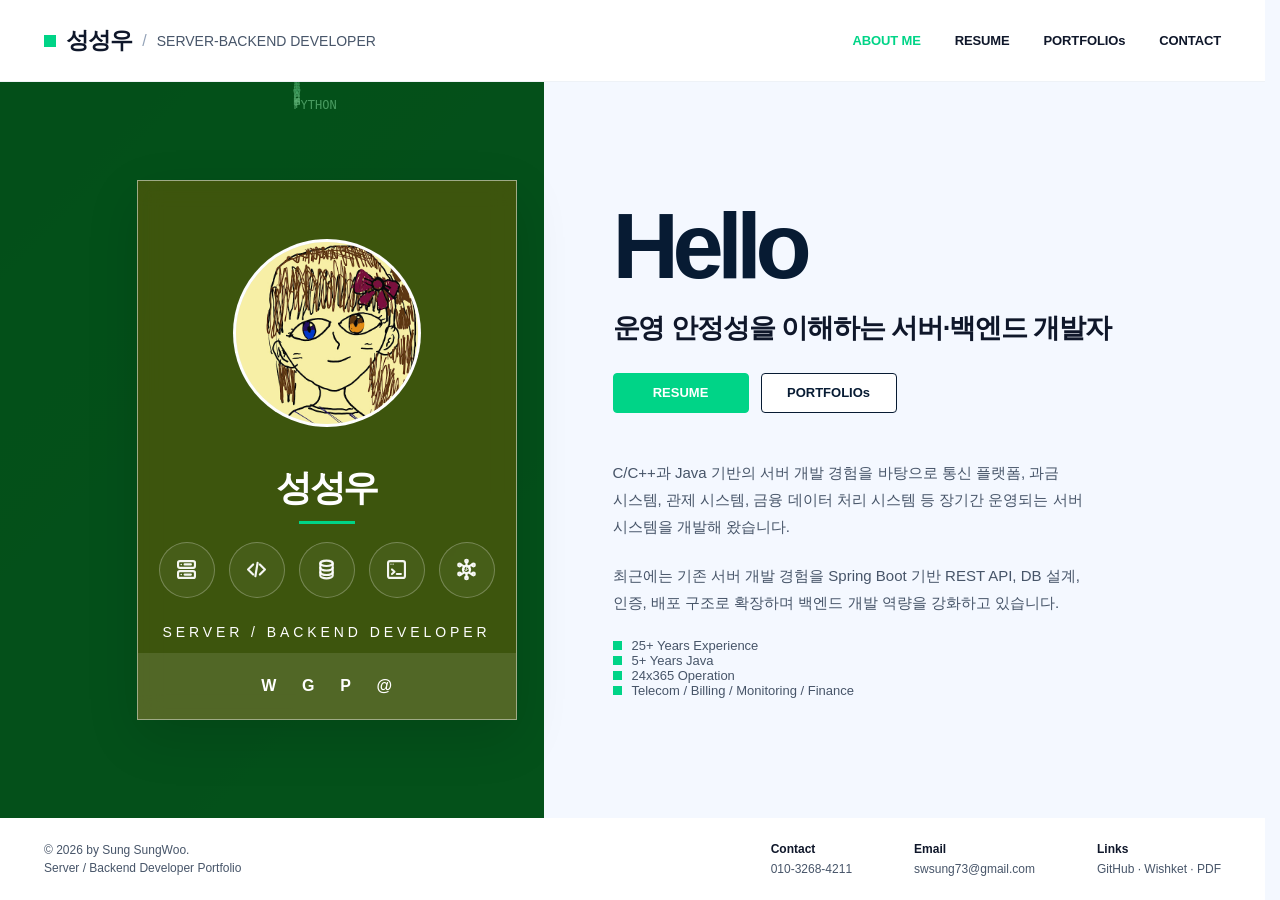
<file: index.html>
<!doctype html>
<html lang="ko">
<head>
  <meta charset="UTF-8" />
  <meta name="viewport" content="width=device-width, initial-scale=1.0" />

  <link rel="canonical" href="https://resume.swsung72.site/" />

  <!-- Favicon -->
  <link rel="icon" type="image/x-icon" href="favicon.ico" />
  <link rel="icon" type="image/png" sizes="32x32" href="favicon-32x32.png" />
  <link rel="icon" type="image/png" sizes="16x16" href="favicon-16x16.png" />
  <link rel="apple-touch-icon" sizes="180x180" href="apple-touch-icon.png" />

  <title>성성우 | 서버·백엔드 개발자 포트폴리오 — C/C++ Java Spring Boot</title>
  <meta name="description" content="C/C++, Java, Spring Boot 기반 서버·백엔드 개발자 성성우의 포트폴리오입니다. 통신 플랫폼, 과금 시스템, 관제 시스템, REST API 개발 경험을 소개합니다." />
  <meta name="keywords" content="백엔드 개발자, 서버 개발자, C/C++, Java, Spring Boot, REST API, Linux, 포트폴리오, 성성우" />
  <meta name="author" content="성성우" />
  <meta name="robots" content="index, follow" />
  <meta name="naver-site-verification" content="1ee4ae40f7635755b23f02d31d05629f26dfcf83" />

  <!-- Open Graph (소셜 미리보기) -->
  <meta property="og:type" content="website" />
  <meta property="og:title" content="성성우 | 서버·백엔드 개발자 포트폴리오" />
  <meta property="og:description" content="C/C++, Java, Spring Boot 기반 서버·백엔드 개발자 성성우의 포트폴리오입니다." />
  <meta property="og:image" content="https://resume.swsung72.site/images/profile.jpg" />
  <meta property="og:url" content="https://resume.swsung72.site/" />
  <meta property="og:locale" content="ko_KR" />

  <!-- Twitter Card -->
  <meta name="twitter:card" content="summary" />
  <meta name="twitter:title" content="성성우 | 서버·백엔드 개발자 포트폴리오" />
  <meta name="twitter:description" content="C/C++, Java, Spring Boot 기반 서버·백엔드 개발자 성성우의 포트폴리오입니다." />
  <meta name="twitter:image" content="https://resume.swsung72.site/images/profile.jpg" />

  <!-- JSON-LD 구조화 데이터 -->
  <script type="application/ld+json">
  {
    "@context": "https://schema.org",
    "@type": "Person",
    "name": "성성우",
    "jobTitle": "Server / Backend Developer",
    "description": "C/C++, Java, Spring Boot 기반 서버·백엔드 개발자",
    "knowsAbout": ["C/C++", "Java", "Spring Boot", "REST API", "Linux", "TCP/IP", "Oracle", "MySQL", "Docker"],
    "email": "swsung73@gmail.com",
    "url": "https://github.com/"
  }
  </script>

  <link rel="stylesheet" href="css/style.css" />
  <script src="js/components.js" defer></script>
</head>
<body>
  <div class="site">

    <div id="site-header"></div>

    <main>
      <!-- About Me / Home -->
      <section id="about" class="home">
		<div class="home-left-bg">
		  <canvas class="matrix-canvas"></canvas>
		  <div class="home-left-overlay"></div>
		</div>

        <div class="home-inner">
          <!-- Profile Card -->
          <article class="profile-card">
            <!--
              ■ 프로필 사진 교체 방법
              images/profile.jpg 파일을 본인 사진으로 교체하세요.
              사진이 없으면 이니셜(박)이 표시됩니다.
            -->
            <div class="profile-photo" aria-label="프로필 사진 영역">
              <img
                src="images/profile.jpg"
                alt="성성우 프로필 사진"
                onerror="this.style.display='none'"
              />
            </div>

            <h1>성성우</h1>
            <div class="small-line"></div>
            <div class="profile-badge-icons">
              <span class="icon-badge" title="Server">
                <!-- server -->
                <svg viewBox="0 0 24 24" aria-hidden="true">
                  <rect x="4.5" y="4.5" width="15" height="6" rx="1.6"></rect>
                  <rect x="4.5" y="13.5" width="15" height="6" rx="1.6"></rect>
                  <circle cx="7.3" cy="7.5" r="0.7" fill="rgba(255,255,255,0.95)" stroke="none"></circle>
                  <circle cx="7.3" cy="16.5" r="0.7" fill="rgba(255,255,255,0.95)" stroke="none"></circle>
                  <path d="M10.3 7.5h5.6"></path>
                  <path d="M10.3 16.5h5.6"></path>
                </svg>
              </span>
            
              <span class="icon-badge" title="Code">
                <!-- code -->
                <svg viewBox="0 0 24 24" aria-hidden="true">
                  <path d="M9 7.5L4.5 12 9 16.5"></path>
                  <path d="M15 7.5L19.5 12 15 16.5"></path>
                  <path d="M13 6L11 18"></path>
                </svg>
              </span>
            
              <span class="icon-badge" title="Database">
                <!-- database -->
                <svg viewBox="0 0 24 24" aria-hidden="true">
                  <ellipse cx="12" cy="6.5" rx="5.5" ry="2.4"></ellipse>
                  <path d="M6.5 6.5v4c0 1.3 2.46 2.4 5.5 2.4s5.5-1.1 5.5-2.4v-4"></path>
                  <path d="M6.5 10.5v4c0 1.3 2.46 2.4 5.5 2.4s5.5-1.1 5.5-2.4v-4"></path>
                  <path d="M6.5 14.5v3c0 1.3 2.46 2.4 5.5 2.4s5.5-1.1 5.5-2.4v-3"></path>
                </svg>
              </span>
            
              <span class="icon-badge" title="Terminal">
                <!-- terminal -->
                <svg viewBox="0 0 24 24" aria-hidden="true">
                  <rect x="4.5" y="4.5" width="15" height="15" rx="1.8"></rect>
                  <circle cx="7.1" cy="7.3" r="0.55" fill="rgba(255,255,255,0.95)" stroke="none"></circle>
                  <circle cx="9" cy="7.3" r="0.55" fill="rgba(255,255,255,0.95)" stroke="none"></circle>
                  <path d="M8 12l2.2 2-2.2 2"></path>
                  <path d="M12.3 16h3.6"></path>
                </svg>
              </span>
            
              <span class="icon-badge" title="API">
                <!-- api/network -->
                <svg viewBox="0 0 24 24" aria-hidden="true">
                  <circle cx="12" cy="12" r="3.2"></circle>
                  <circle cx="12" cy="4.5" r="1.2"></circle>
                  <circle cx="18.2" cy="8" r="1.2"></circle>
                  <circle cx="18.2" cy="16" r="1.2"></circle>
                  <circle cx="12" cy="19.5" r="1.2"></circle>
                  <circle cx="5.8" cy="16" r="1.2"></circle>
                  <circle cx="5.8" cy="8" r="1.2"></circle>
            
                  <path d="M12 7.7V5.7"></path>
                  <path d="M14.5 9l2.2-1.2"></path>
                  <path d="M14.5 15l2.2 1.2"></path>
                  <path d="M12 16.3v2"></path>
                  <path d="M9.5 15l-2.2 1.2"></path>
                  <path d="M9.5 9L7.3 7.8"></path>
            
                  <text x="12" y="13.2"
                        text-anchor="middle"
                        font-size="4.2"
                        font-weight="700"
                        fill="rgba(255,255,255,0.95)"
                        stroke="none"
                        font-family="Arial, sans-serif">API</text>
                </svg>
              </span>
            </div>
            <p>SERVER / BACKEND DEVELOPER</p>
            <div class="profile-social" aria-label="social links">
              <!--
                ■ SNS 링크 교체 방법
                아래 href="" 안에 본인의 GitHub / LinkedIn / 이메일 주소를 입력하세요.
              -->
              <a class="tooltip-link" href="https://www.wishket.com/partners/p/swsung72/" target="_blank" rel="noopener" data-tooltip="Wishket 프로필 보기">W</a>
              <a class="tooltip-link" href="https://github.com/sungsungwoo/" target="_blank" rel="noopener" data-tooltip="GitHub로 이동">G</a>
              <a class="tooltip-link" href="files/resume.pdf" target="_blank" rel="noopener" data-tooltip="이력서 다운로드">P</a>
              <a class="tooltip-link" href="mailto:swsung73@gmail.com" data-tooltip="이메일 연락하기">@</a>
            </div>
          </article>

          <!-- Intro -->
          <div class="intro">
            <h2>Hello</h2>
            <h3>운영 안정성을 이해하는 서버·백엔드 개발자</h3>

            <div class="cta-row">
              <a class="btn primary" href="resume.html">RESUME</a>
              <a class="btn outline" href="projects.html">PORTFOLIOs</a>
            </div>

            <p>
              C/C++과 Java 기반의 서버 개발 경험을 바탕으로 통신 플랫폼,
              과금 시스템, 관제 시스템, 금융 데이터 처리 시스템 등 장기간
              운영되는 서버 시스템을 개발해 왔습니다.
            </p>

            <p>
              최근에는 기존 서버 개발 경험을 Spring Boot 기반 REST API,
              DB 설계, 인증, 배포 구조로 확장하며 백엔드 개발 역량을
              강화하고 있습니다.
            </p>
            <div class="skill-item"><span class="square"></span><span>25+ Years Experience</span></div>
            <div class="skill-item"><span class="square"></span><span>5+ Years Java</span></div>
            <div class="skill-item"><span class="square"></span><span>24x365 Operation</span></div>
            <div class="skill-item"><span class="square"></span><span>Telecom / Billing / Monitoring / Finance</span></div>

          </div>
        </div>
      </section>
    </main>

    <div id="site-footer"></div>

  </div>
<script src="js/matrix-rain.js" defer></script>


</body>
</html>
</file>
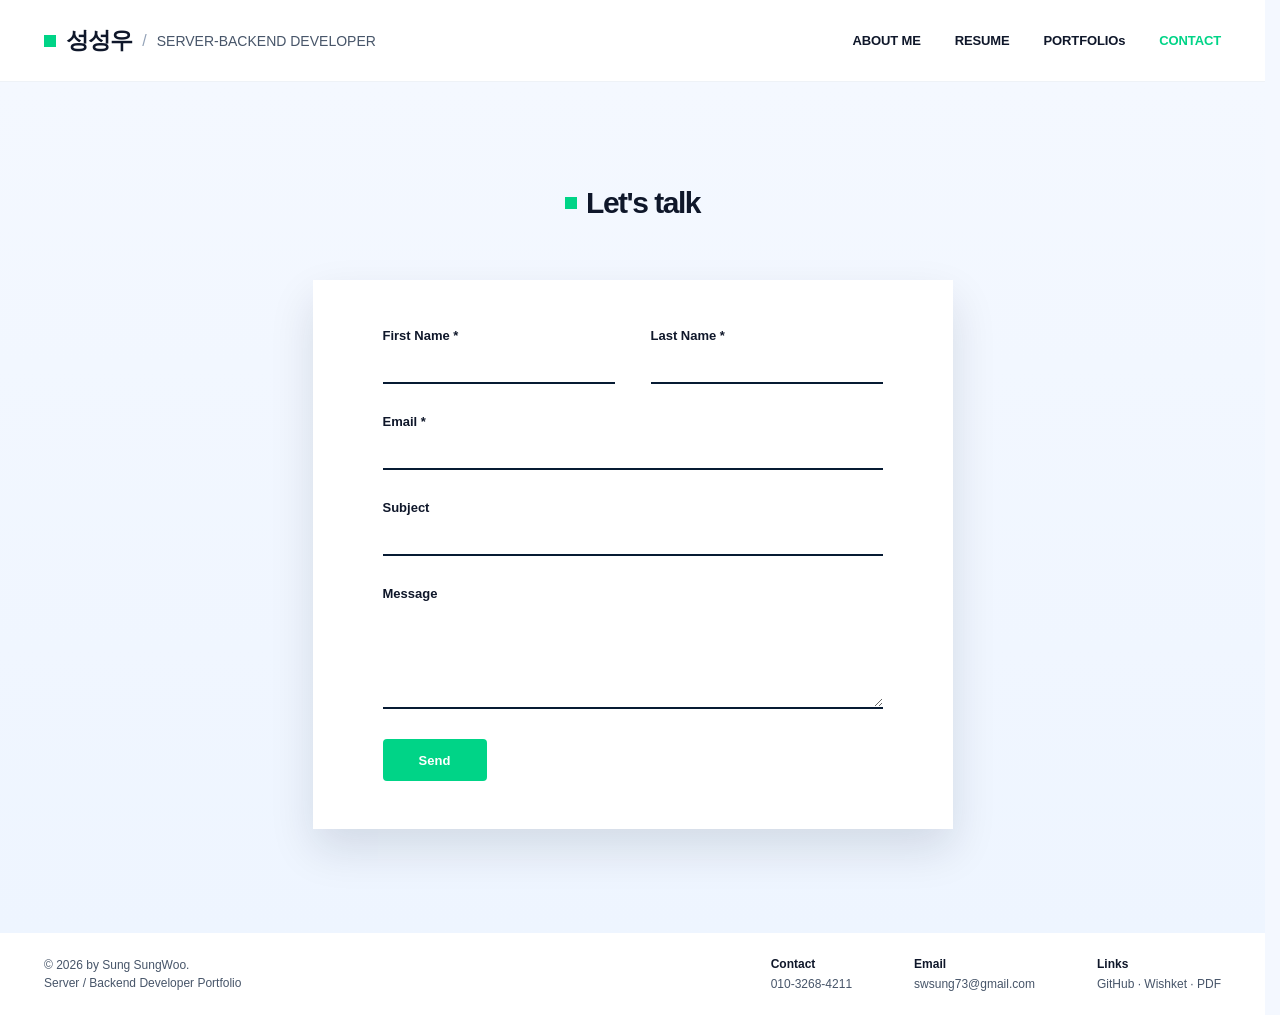
<file: contact.html>
<!doctype html>
<html lang="ko">
<head>
  <meta charset="UTF-8" />
  <meta name="viewport" content="width=device-width, initial-scale=1.0" />

  <link rel="canonical" href="https://resume.swsung72.site/contact.html" />

  <!-- Favicon -->
  <link rel="icon" type="image/x-icon" href="favicon.ico" />
  <link rel="icon" type="image/png" sizes="32x32" href="favicon-32x32.png" />
  <link rel="icon" type="image/png" sizes="16x16" href="favicon-16x16.png" />
  <link rel="apple-touch-icon" sizes="180x180" href="apple-touch-icon.png" />

  <title>Contact | 성성우 — 서버·백엔드 개발자에게 연락하기</title>
  <meta name="description" content="서버·백엔드 개발자 성성우에게 연락하세요. 프로젝트 협업, 채용 문의, 기술 관련 문의를 환영합니다." />
  <meta name="keywords" content="백엔드 개발자 연락, 채용 문의, 협업 문의, 성성우" />
  <meta name="author" content="성성우" />
  <meta name="robots" content="index, follow" />
  <meta name="naver-site-verification" content="1ee4ae40f7635755b23f02d31d05629f26dfcf83" />

  <meta property="og:type" content="website" />
  <meta property="og:title" content="Contact | 성성우 — 서버·백엔드 개발자" />
  <meta property="og:description" content="서버·백엔드 개발자 성성우에게 연락하세요. 채용 및 협업 문의를 환영합니다." />
  <meta property="og:image" content="https://resume.swsung72.site/images/profile.jpg" />
  <meta property="og:url" content="https://resume.swsung72.site/contact.html" />
  <meta property="og:locale" content="ko_KR" />

  <meta name="twitter:card" content="summary" />
  <meta name="twitter:title" content="Contact | 성성우 — 서버·백엔드 개발자" />
  <meta name="twitter:description" content="서버·백엔드 개발자 성성우에게 연락하세요. 채용 및 협업 문의를 환영합니다." />

  <link rel="stylesheet" href="css/style.css" />
  <script src="js/components.js" defer></script>
</head>
<body>
  <div class="site">

    <div id="site-header"></div>

    <main>
      <section id="contact" class="section">
        <div class="section-title">
          <span class="brand-mark"></span>
          <h2>Let's talk</h2>
        </div>

        <form class="contact-card" action="https://formsubmit.co/swsung73@gmail.com" method="POST">
          <input type="hidden" name="_subject" value="Portfolio Contact - New Message" />
          <input type="hidden" name="_template" value="table" />
          <input type="hidden" name="_captcha" value="false" />
          <input type="hidden" name="_next" value="https://resume.swsung72.site" />
          <input type="text" name="_honey" style="display:none" tabindex="-1" autocomplete="off" />

          <div class="form-row">
            <label>
              First Name *
              <input type="text" name="firstName" autocomplete="given-name" required />
            </label>
            <label>
              Last Name *
              <input type="text" name="lastName" autocomplete="family-name" required />
            </label>
          </div>

          <label>
            Email *
            <input type="email" name="email" autocomplete="email" required />
          </label>

          <label>
            Subject
            <input type="text" name="subject" autocomplete="off" />
          </label>

          <label>
            Message
            <textarea name="message" rows="5"></textarea>
          </label>

          <button class="send" type="submit">Send</button>
        </form>
      </section>
    </main>

    <div id="site-footer"></div>

  </div>
</body>
</html>
</file>
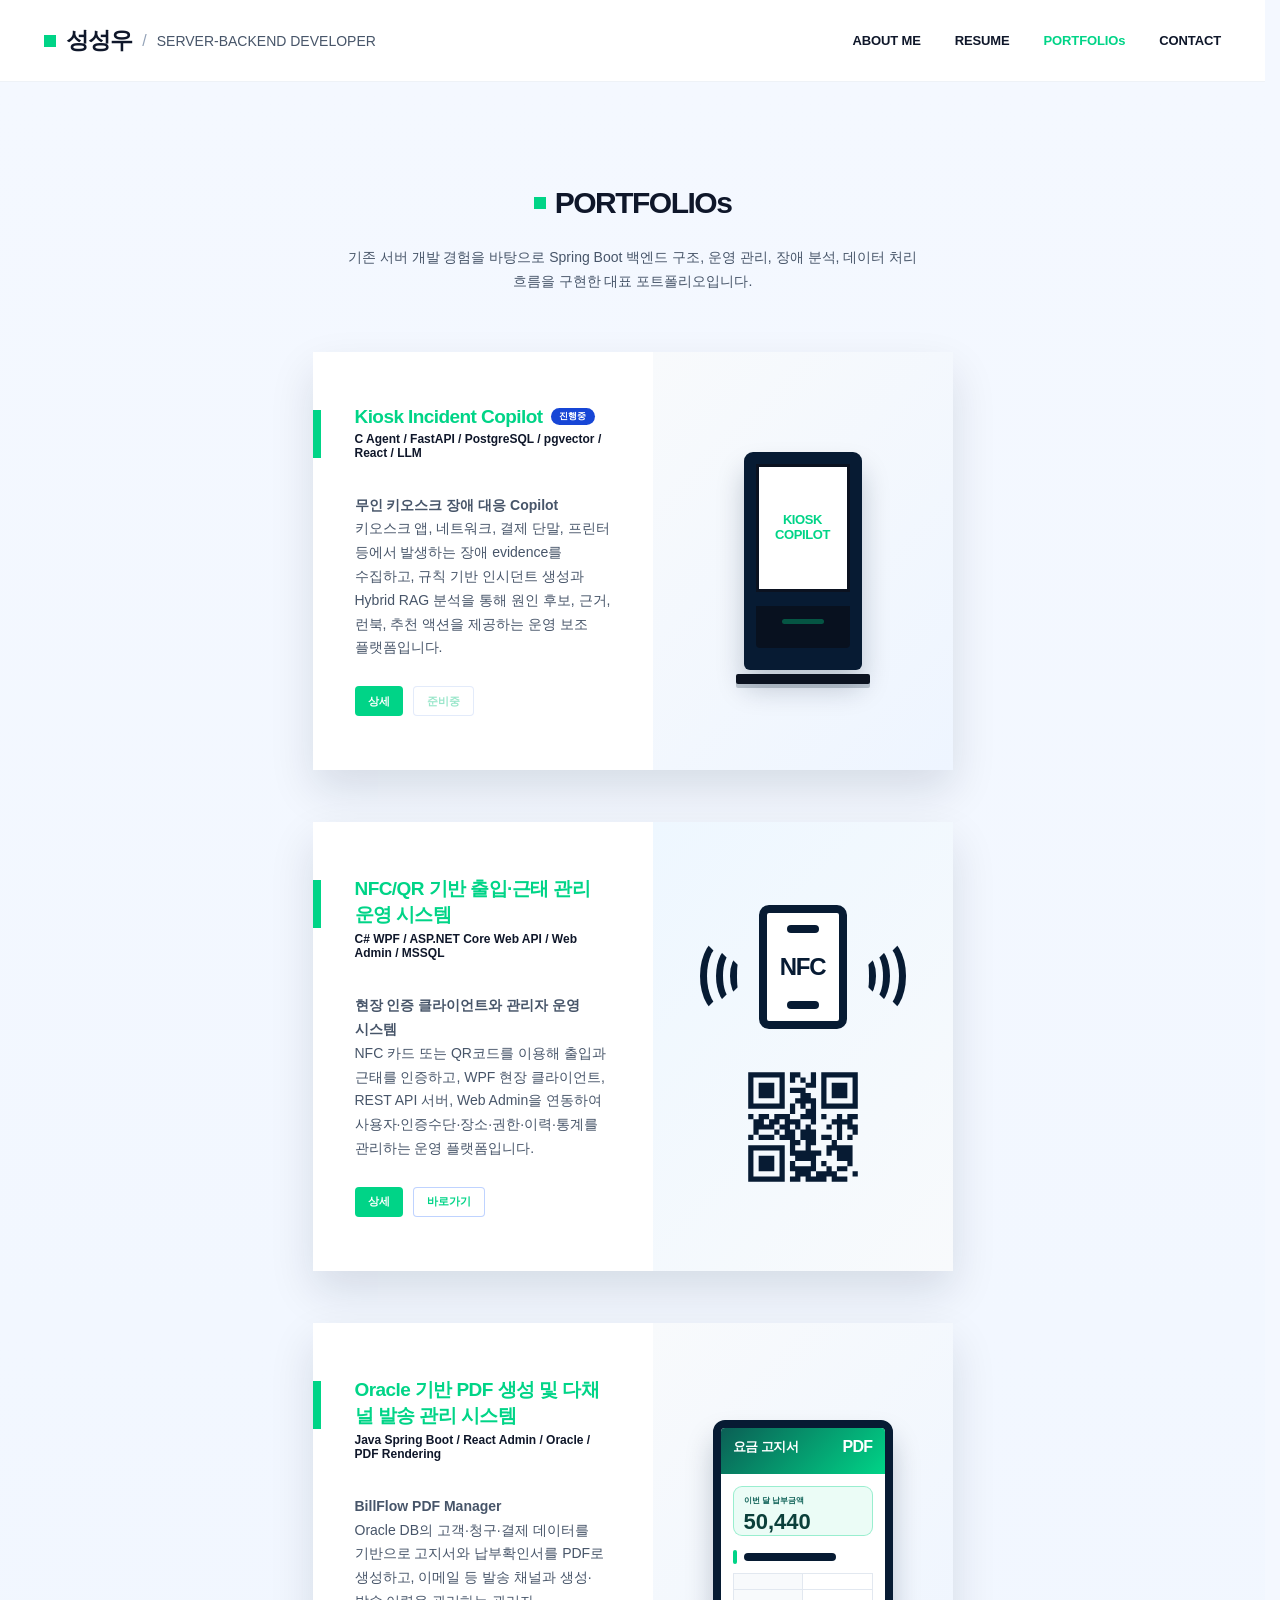
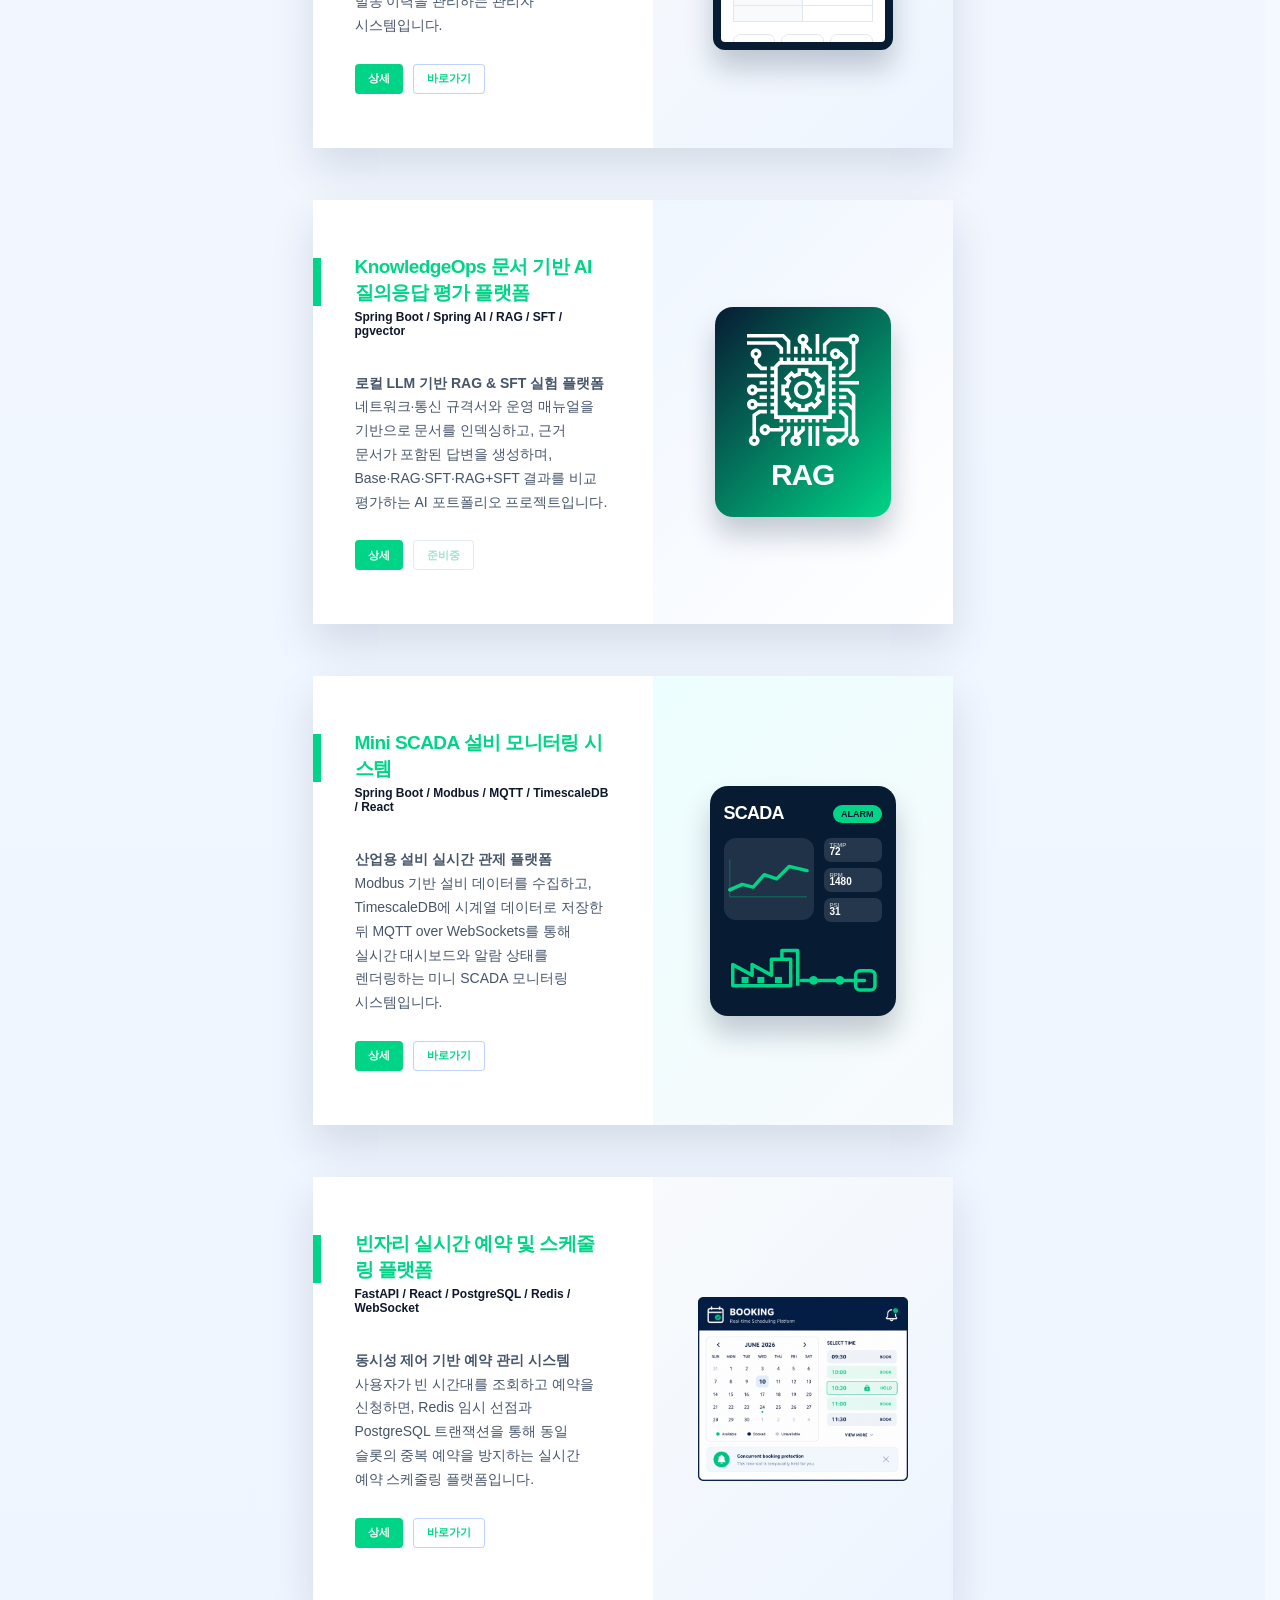
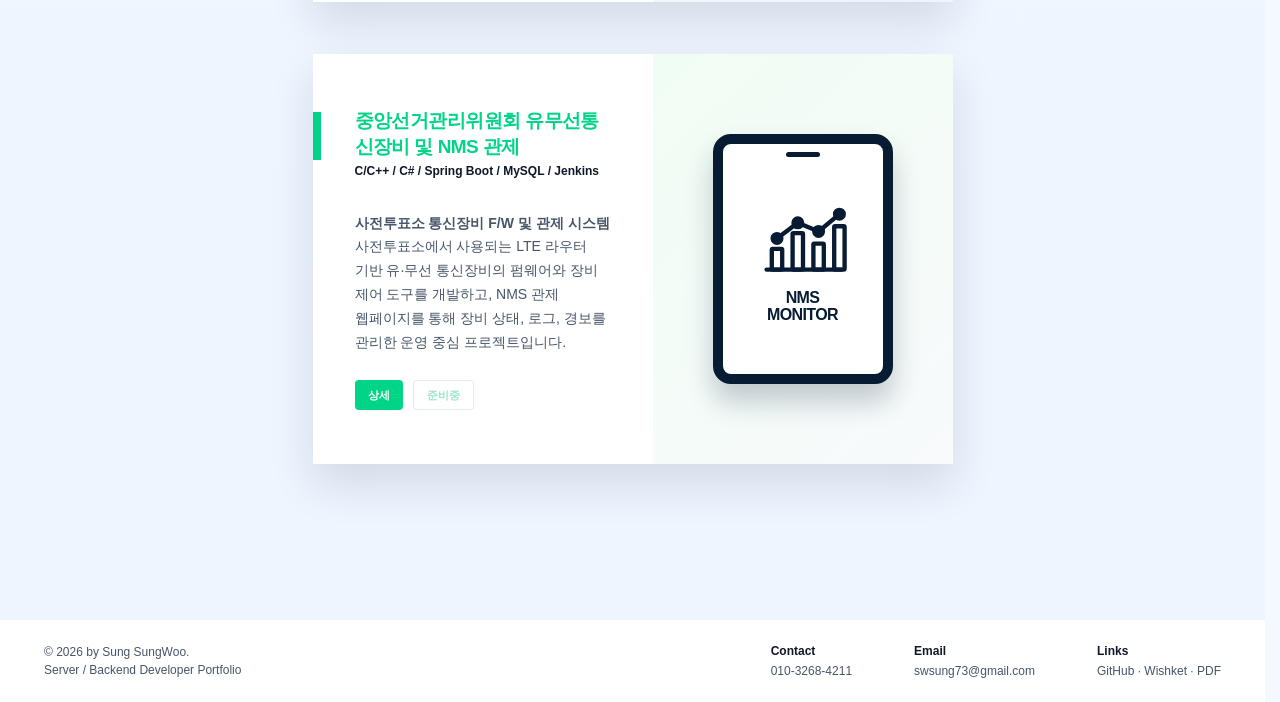
<file: projects.html>
<!doctype html>
<html lang="ko">
<head>
  <meta charset="UTF-8" />
  <meta name="viewport" content="width=device-width, initial-scale=1.0" />

  <link rel="canonical" href="https://resume.swsung72.site/projects.html" />

  <!-- Favicon -->
  <link rel="icon" type="image/x-icon" href="favicon.ico" />
  <link rel="icon" type="image/png" sizes="32x32" href="favicon-32x32.png" />
  <link rel="icon" type="image/png" sizes="16x16" href="favicon-16x16.png" />
  <link rel="apple-touch-icon" sizes="180x180" href="apple-touch-icon.png" />

  <title>Projects | 성성우 — Spring Boot 백엔드 포트폴리오 프로젝트</title>
  <meta name="description" content="성성우의 포트폴리오 프로젝트입니다. 무인 키오스크 장애 대응 Copilot, 사원 휴게시간 관리 시스템, Spring Boot REST API 백엔드 등 Java·Spring Boot 기반 프로젝트를 소개합니다." />
  <meta name="keywords" content="Spring Boot 프로젝트, 백엔드 포트폴리오, REST API, Java, 키오스크 관리, 성성우" />
  <meta name="author" content="성성우" />
  <meta name="robots" content="index, follow" />
  <meta name="naver-site-verification" content="1ee4ae40f7635755b23f02d31d05629f26dfcf83" />

  <meta property="og:type" content="website" />
  <meta property="og:title" content="Projects | 성성우 — Spring Boot 백엔드 포트폴리오" />
  <meta property="og:description" content="성성우의 Java·Spring Boot 기반 백엔드 포트폴리오 프로젝트를 소개합니다." />
  <meta property="og:image" content="https://resume.swsung72.site/images/profile.jpg" />
  <meta property="og:url" content="https://resume.swsung72.site/projects.html" />
  <meta property="og:locale" content="ko_KR" />

  <meta name="twitter:card" content="summary" />
  <meta name="twitter:title" content="Projects | 성성우 — Spring Boot 백엔드 포트폴리오" />
  <meta name="twitter:description" content="성성우의 Java·Spring Boot 기반 백엔드 포트폴리오 프로젝트를 소개합니다." />

  <link rel="stylesheet" href="css/style.css" />
  <script src="js/components.js" defer></script>
</head>
<body>
  <div class="site">

    <div id="site-header"></div>

    <main>
      <section id="projects" class="section">
        <div class="section-title">
          <span class="brand-mark"></span>
          <h2>PORTFOLIOs</h2>
        </div>

        <p class="section-desc">
          기존 서버 개발 경험을 바탕으로 Spring Boot 백엔드 구조, 운영 관리,
          장애 분석, 데이터 처리 흐름을 구현한 대표 포트폴리오입니다.
        </p>

        <!-- Current Project -->
        <article class="project-card">
          <div class="project-text">
            <div class="project-bar"></div>
            <h3 class="project-title">
              Kiosk Incident Copilot
              <span class="resume-badge">진행중</span>
            </h3>
            <strong class="project-role">C Agent / FastAPI / PostgreSQL / pgvector / React / LLM</strong>
            <p>
              <strong>무인 키오스크 장애 대응 Copilot</strong><br />
              키오스크 앱, 네트워크, 결제 단말, 프린터 등에서 발생하는 장애 evidence를 수집하고,
              규칙 기반 인시던트 생성과 Hybrid RAG 분석을 통해 원인 후보, 근거,
              런북, 추천 액션을 제공하는 운영 보조 플랫폼입니다.
            </p>
            <div class="project-actions">
              <button
                type="button"
                class="project-action detail"
                data-modal-target="kiosk-copilot-modal"
              >
                상세
              </button>

              <button
              type="button"
              class="project-action link disabled"
              disabled
              >
                준비중
              </button>
            </div>
          </div>

          <div
          class="project-image project-img-kiosk"
          aria-label="Kiosk Incident Copilot 이미지 영역"
          >
            <div class="kiosk-illust" aria-hidden="true">
              <div class="kiosk-screen">
                KIOSK<br />
                COPILOT
              </div>
              <div class="kiosk-panel"></div>
              <div class="kiosk-base"></div>
            </div>
          </div>
        </article>

        <!-- Project 01 -->
        <article class="project-card">
          <div class="project-text">
            <div class="project-bar"></div>
            <h3 class="project-title">NFC/QR 기반 출입·근태 관리 운영 시스템</h3>
            <strong class="project-role">C# WPF / ASP.NET Core Web API / Web Admin / MSSQL</strong>
            <p>
              <strong>현장 인증 클라이언트와 관리자 운영 시스템</strong><br />
              NFC 카드 또는 QR코드를 이용해 출입과 근태를 인증하고, WPF 현장
              클라이언트, REST API 서버, Web Admin을 연동하여 사용자·인증수단·장소·권한·이력·통계를
              관리하는 운영 플랫폼입니다.
            </p>
            <div class="project-actions">
              <button
                type="button"
                class="project-action detail"
                data-modal-target="nfcqr-modal"
              >
                상세
              </button>

              <a
                class="project-action link"
                href="https://nqacams.swsung72.site"
                target="_blank"
                rel="noopener noreferrer"
              >
                바로가기
              </a>
            </div>
          </div>

          <div
          class="project-image project-img-nfc-qr"
          aria-label="NFC/QR 기반 출입·근태 관리 운영 시스템 이미지 영역"
        >
          <div class="nfc-qr-illust" aria-hidden="true">
            <div class="nfc-waves left">
              <span></span><span></span><span></span>
            </div>
        
            <div class="nfc-phone">
              <span>NFC</span>
            </div>
        
            <div class="nfc-waves right">
              <span></span><span></span><span></span>
            </div>
        
            <svg class="qr-icon" viewBox="0 0 368 368" aria-hidden="true">
              <path
                fill="currentColor"
                d="m 16,16 0,16 0,16 0,16 0,16 0,16 0,16 0,16 16,0 16,0 16,0 16,0 16,0 16,0 16,0 0,-16 0,-16 0,-16 0,-16 0,-16 0,-16 0,-16 -16,0 -16,0 -16,0 -16,0 -16,0 -16,0 -16,0 z m 128,0 0,16 0,16 16,0 0,-16 16,0 0,-16 -16,0 -16,0 z m 32,16 0,16 16,0 0,-16 -16,0 z m 16,16 0,16 16,0 16,0 0,-16 0,-16 0,-16 -16,0 0,16 0,16 -16,0 z m 0,16 -16,0 -16,0 -16,0 0,16 16,0 16,0 0,16 -16,0 0,16 16,0 0,16 16,0 0,-16 16,0 0,16 -16,0 0,16 -16,0 0,16 16,0 16,0 0,16 16,0 0,-16 0,-16 0,-16 0,-16 0,-16 -16,0 0,-16 -16,0 0,-16 z m 16,112 -16,0 0,16 -16,0 0,16 0,16 16,0 0,16 0,16 -16,0 -16,0 0,-16 16,0 0,-16 -16,0 0,-16 0,-16 -16,0 0,-16 16,0 0,16 16,0 0,-16 0,-16 -16,0 -16,0 0,-16 -16,0 -16,0 -16,0 0,16 -16,0 0,16 -16,0 0,-16 16,0 0,-16 -16,0 -16,0 0,16 -16,0 0,16 0,16 0,16 16,0 0,-16 16,0 16,0 16,0 0,-16 16,0 0,-16 16,0 0,16 -16,0 0,16 16,0 0,16 -16,0 0,16 16,0 16,0 0,16 0,16 0,16 16,0 0,16 16,0 16,0 16,0 0,16 -16,0 -16,0 -16,0 0,-16 -16,0 0,16 0,16 16,0 0,16 -16,0 0,16 16,0 16,0 0,-16 16,0 0,16 16,0 16,0 16,0 16,0 0,-16 16,0 0,16 16,0 16,0 16,0 0,-16 -16,0 -16,0 0,-16 -16,0 0,-16 -16,0 0,16 -16,0 -16,0 0,16 -16,0 0,-16 16,0 0,-16 0,-16 0,-16 16,0 0,-16 -16,0 -16,0 0,-16 16,0 0,-16 0,-16 0,-16 -16,0 0,-16 z m 48,128 0,-16 -16,0 0,16 16,0 z m 32,16 16,0 16,0 0,-16 -16,0 -16,0 0,16 z m 32,-16 16,0 0,-16 0,-16 0,-16 0,-16 -16,0 -16,0 -16,0 0,-16 -16,0 0,16 -16,0 0,16 0,16 16,0 0,-16 16,0 0,16 0,16 16,0 16,0 0,16 z m -48,-80 0,-16 -16,0 -16,0 0,16 16,0 16,0 z m 16,0 16,0 0,-16 0,-16 0,-16 16,0 0,16 16,0 0,16 16,0 0,-16 0,-16 -16,0 0,-16 16,0 0,-16 -16,0 -16,0 0,16 -16,0 0,-16 -16,0 0,16 -16,0 0,16 16,0 0,16 0,16 0,16 z m -16,-48 -16,0 0,16 16,0 0,-16 z m 64,32 -16,0 0,16 16,0 0,-16 z m -224,0 0,-16 -16,0 0,16 16,0 z m -16,0 -16,0 -16,0 -16,0 0,16 16,0 16,0 16,0 0,-16 z m -64,0 -16,0 0,16 16,0 0,-16 z m 0,-48 0,-16 -16,0 0,16 16,0 z m 112,-16 16,0 0,-16 0,-16 -16,0 0,16 0,16 z m 96,-128 0,16 0,16 0,16 0,16 0,16 0,16 0,16 16,0 16,0 16,0 16,0 16,0 16,0 16,0 0,-16 0,-16 0,-16 0,-16 0,-16 0,-16 0,-16 -16,0 -16,0 -16,0 -16,0 -16,0 -16,0 -16,0 z m -208,16 16,0 16,0 16,0 16,0 16,0 0,16 0,16 0,16 0,16 0,16 -16,0 -16,0 -16,0 -16,0 -16,0 0,-16 0,-16 0,-16 0,-16 0,-16 z m 224,0 16,0 16,0 16,0 16,0 16,0 0,16 0,16 0,16 0,16 0,16 -16,0 -16,0 -16,0 -16,0 -16,0 0,-16 0,-16 0,-16 0,-16 0,-16 z m -208,16 0,16 0,16 0,16 16,0 16,0 16,0 0,-16 0,-16 0,-16 -16,0 -16,0 -16,0 z m 224,0 0,16 0,16 0,16 16,0 16,0 16,0 0,-16 0,-16 0,-16 -16,0 -16,0 -16,0 z m -32,96 0,16 16,0 0,-16 -16,0 z m -224,96 0,16 0,16 0,16 0,16 0,16 0,16 0,16 16,0 16,0 16,0 16,0 16,0 16,0 16,0 0,-16 0,-16 0,-16 0,-16 0,-16 0,-16 0,-16 -16,0 -16,0 -16,0 -16,0 -16,0 -16,0 -16,0 z m 16,16 16,0 16,0 16,0 16,0 16,0 0,16 0,16 0,16 0,16 0,16 -16,0 -16,0 -16,0 -16,0 -16,0 0,-16 0,-16 0,-16 0,-16 0,-16 z m 16,16 0,16 0,16 0,16 16,0 16,0 16,0 0,-16 0,-16 0,-16 -16,0 -16,0 -16,0 z m 288,48 0,16 16,0 0,-16 -16,0 z"
              />
            </svg>
          </div>
        </div>
        </article>

        <!-- Project 02 -->
        <article class="project-card">
          <div class="project-text">
            <div class="project-bar"></div>
            <h3 class="project-title">Oracle 기반 PDF 생성 및 다채널 발송 관리 시스템</h3>
            <strong class="project-role">Java Spring Boot / React Admin / Oracle / PDF Rendering</strong>
            <p>
              <strong>BillFlow PDF Manager</strong><br />
              Oracle DB의 고객·청구·결제 데이터를 기반으로 고지서와 납부확인서를
              PDF로 생성하고, 이메일 등 발송 채널과 생성·발송 이력을 관리하는
              관리자 시스템입니다.
            </p>
            <div class="project-actions">
              <button
                type="button"
                class="project-action detail"
                data-modal-target="pdf-modal"
              >
                상세
              </button>

              <a
                class="project-action link"
                href="https://billflow.swsung72.site"
                target="_blank"
                rel="noopener noreferrer"
              >
                바로가기
              </a>
            </div>
          </div>

          <div
          class="project-image project-img-pdf-bill"
          aria-label="Oracle 기반 PDF 생성 및 발송 관리 시스템 이미지 영역"
          >
            <div class="pdf-bill-card" aria-hidden="true">
              <div class="pdf-bill-header">
                <span>요금 고지서</span>
                <strong>PDF</strong>
              </div>
          
              <div class="pdf-bill-body">
                <div class="pdf-bill-amount">
                  <span>이번 달 납부금액</span>
                  <strong>50,440</strong>
                </div>
          
                <div class="pdf-bill-section">
                  <i></i>
                  <span></span>
                </div>
          
                <div class="pdf-bill-table">
                  <span></span><span></span>
                  <span></span><span></span>
                  <span></span><span></span>
                </div>
          
                <div class="pdf-bill-stats">
                  <span></span>
                  <span></span>
                  <span></span>
                </div>
              </div>
            </div>
          </div>
        </article>

        <!-- Project 03 -->
        <article class="project-card">
          <div class="project-text">
            <div class="project-bar"></div>
            <h3 class="project-title">KnowledgeOps 문서 기반 AI 질의응답 평가 플랫폼</h3>
            <strong class="project-role">Spring Boot / Spring AI / RAG / SFT / pgvector</strong>
            <p>
              <strong>로컬 LLM 기반 RAG & SFT 실험 플랫폼</strong><br />
              네트워크·통신 규격서와 운영 매뉴얼을 기반으로 문서를 인덱싱하고,
              근거 문서가 포함된 답변을 생성하며, Base·RAG·SFT·RAG+SFT 결과를
              비교 평가하는 AI 포트폴리오 프로젝트입니다.
            </p>
            <div class="project-actions">
              <button
                type="button"
                class="project-action detail"
                data-modal-target="knowledgeops-modal"
              >
                상세
              </button>

              <button
              type="button"
              class="project-action link disabled"
              disabled
              >
                준비중
              </button>
            </div>
          </div>

          <div
          class="project-image project-img-knowledgeops"
          aria-label="KnowledgeOps 문서 기반 AI 질의응답 평가 플랫폼 이미지 영역"
          >
            <div class="knowledgeops-visual" aria-hidden="true">
              <svg class="knowledgeops-icon" viewBox="0 0 496 496" xmlns="http://www.w3.org/2000/svg">
                <g>
                  <g>
                    <g>
                      <path d="M40,449.472V364.28L58.424,352H88v-16H53.576L24,355.72v93.752C14.704,452.784,8,461.584,8,472c0,13.232,10.768,24,24,24
                        s24-10.768,24-24C56,461.584,49.288,452.784,40,449.472z M32,480c-4.416,0-8-3.584-8-8c0-4.416,3.584-8,8-8s8,3.584,8,8
                        C40,476.416,36.416,480,32,480z"/>
                      <path d="M46.528,320H88v-16H46.528c-3.312-9.288-12.112-16-22.528-16c-13.232,0-24,10.768-24,24s10.768,24,24,24
                        C34.416,336,43.216,329.288,46.528,320z M16,312c0-4.416,3.584-8,8-8s8,3.584,8,8c0,4.416-3.584,8-8,8S16,316.416,16,312z"/>
                      <path d="M24,272c10.416,0,19.216-6.712,22.528-16H88v-16H46.528c-3.312-9.296-12.112-16-22.528-16c-13.232,0-24,10.768-24,24
                        S10.768,272,24,272z M24,240c4.416,0,8,3.584,8,8s-3.584,8-8,8s-8-3.584-8-8C16,243.584,19.584,240,24,240z"/>
                      <rect x="56" y="272" width="32" height="16"/>
                      <rect x="56" y="208" width="32" height="16"/>
                      <rect y="176" width="88" height="16"/>
                      <path d="M60.688,160H88v-16H67.312L48,124.688v-14.16C57.288,107.216,64,98.416,64,88c0-13.232-10.768-24-24-24S16,74.768,16,88
                        c0,10.416,6.704,19.216,16,22.528v20.784L60.688,160z M40,80c4.416,0,8,3.584,8,8s-3.584,8-8,8s-8-3.584-8-8S35.584,80,40,80z"/>
                      <polygon points="144,67.312 144,88 160,88 160,60.688 131.312,32 0,32 0,48 124.688,48 			"/>
                      <polygon points="176,35.312 176,88 192,88 192,28.688 163.312,0 0,0 0,16 156.688,16 			"/>
                      <rect x="208" y="56" width="16" height="32"/>
                      <rect x="304" width="16" height="88"/>
                      <path d="M240,46.528V88h16V59.312l16,16V88h16V68.688L262.392,43.08C268.192,38.696,272,31.816,272,24c0-13.232-10.768-24-24-24
                        s-24,10.768-24,24C224,34.416,230.704,43.216,240,46.528z M248,16c4.416,0,8,3.584,8,8s-3.584,8-8,8s-8-3.584-8-8
                        S243.584,16,248,16z"/>
                      <path d="M352,51.312L371.312,32h78.16c2.416,6.776,7.752,12.112,14.528,14.528v110.16L444.688,176H408v16h43.312L480,163.312
                        V46.528c9.288-3.312,16-12.112,16-22.528c0-13.232-10.768-24-24-24c-10.416,0-19.216,6.712-22.528,16h-84.784L336,44.688V88h16
                        V51.312z M472,16c4.416,0,8,3.584,8,8s-3.584,8-8,8c-4.416,0-8-3.584-8-8S467.584,16,472,16z"/>
                      <path d="M414.08,97.392l17.92,17.92v9.376L412.688,144H408v16h11.312L448,131.312v-22.624L419.312,80h-4.784
                        c-3.312-9.288-12.112-16-22.528-16c-13.232,0-24,10.768-24,24s10.768,24,24,24C401.904,112,410.416,105.968,414.08,97.392z
                         M392,96c-4.416,0-8-3.584-8-8s3.584-8,8-8c4.416,0,8,3.584,8,8S396.416,96,392,96z"/>
                      <rect x="408" y="208" width="88" height="16"/>
                      <path d="M480,449.472V268.688L451.312,240H408v16h36.688L464,275.312v41.376L451.312,304H408v16h36.688L464,339.312v110.16
                        c-9.296,3.312-16,12.112-16,22.528c0,13.232,10.768,24,24,24s24-10.768,24-24C496,461.584,489.288,452.784,480,449.472z M472,480
                        c-4.416,0-8-3.584-8-8c0-4.416,3.584-8,8-8c4.416,0,8,3.584,8,8C480,476.416,476.416,480,472,480z"/>
                      <rect x="408" y="272" width="32" height="16"/>
                      <path d="M448,364.688L419.312,336H408v16h4.688L432,371.312V416h-80v-8h-16v24h96v12.688L412.688,464h-14.16
                        c-3.312-9.288-12.112-16-22.528-16c-13.232,0-24,10.768-24,24s10.768,24,24,24c10.416,0,19.216-6.712,22.528-16h20.784
                        L448,451.312V364.688z M376,480c-4.416,0-8-3.584-8-8c0-4.416,3.584-8,8-8c4.416,0,8,3.584,8,8C384,476.416,380.416,480,376,480z
                        "/>
                      <path d="M160,408h-16v8h-41.472c-3.312-9.288-12.112-16-22.528-16c-13.232,0-24,10.768-24,24s10.768,24,24,24
                        c10.416,0,19.216-6.712,22.528-16H160V408z M80,432c-4.416,0-8-3.584-8-8c0-4.416,3.584-8,8-8s8,3.584,8,8
                        C88,428.416,84.416,432,80,432z"/>
                      <rect x="304" y="408" width="16" height="88"/>
                      <rect x="272" y="408" width="16" height="88"/>
                      <path d="M240,420.688l-16,16V408h-16v41.472c-9.296,3.312-16,12.112-16,22.528c0,13.232,10.768,24,24,24s24-10.768,24-24
                        c0-7.816-3.808-14.696-9.608-19.08L256,427.312V408h-16V420.688z M216,480c-4.416,0-8-3.584-8-8c0-4.416,3.584-8,8-8s8,3.584,8,8
                        C224,476.416,220.416,480,216,480z"/>
                      <polygon points="192,408 176,408 176,428.688 152,452.688 152,496 168,496 168,459.312 192,435.312 			"/>
                      <path d="M336,392h16v-16h24v-24h16v-16h-16v-16h16v-16h-16v-16h16v-16h-16v-16h16v-16h-16v-16h16v-16h-16v-16h16v-16h-16v-16h16
                        v-16h-16v-24h-24v-16h-16v16h-16v-16h-16v16h-16v-16h-16v16h-16v-16h-16v16h-16v-16h-16v16h-16v-16h-16v16h-16v-16h-16v16h-3.312
                        L120,140.688V144h-16v16h16v16h-16v16h16v16h-16v16h16v16h-16v16h16v16h-16v16h16v16h-16v16h16v16h-16v16h16v24h24v16h16v-16h16
                        v16h16v-16h16v16h16v-16h16v16h16v-16h16v16h16v-16h16v16h16v-16h16V392z M136,360V147.312L147.312,136H360v224H136z"/>
                      <path d="M318.888,211.048l13.96-13.96l-33.936-33.936l-13.96,13.96c-4.16-2.184-8.488-3.976-12.952-5.384V152h-48v19.728
                        c-4.472,1.408-8.8,3.2-12.952,5.384l-13.96-13.96l-33.936,33.936l13.96,13.96c-2.176,4.16-3.976,8.488-5.384,12.952H152v48
                        h19.728c1.408,4.472,3.2,8.8,5.384,12.952l-13.96,13.96l33.936,33.936l13.96-13.96c4.16,2.176,8.48,3.976,12.952,5.384V344h48
                        v-19.728c4.472-1.408,8.8-3.2,12.952-5.384l13.96,13.96l33.936-33.936l-13.96-13.96c2.176-4.152,3.976-8.48,5.384-12.952H344v-48
                        h-19.728C322.864,219.528,321.072,215.2,318.888,211.048z M328,256h-16.224l-1.416,6.224c-1.6,7.016-4.368,13.672-8.216,19.792
                        l-3.408,5.408l11.496,11.496l-11.312,11.312l-11.496-11.496l-5.408,3.408c-6.12,3.848-12.776,6.616-19.792,8.216L256,311.776V328
                        h-16v-16.224l-6.224-1.416c-7.016-1.6-13.672-4.368-19.792-8.216l-5.408-3.408l-11.496,11.496l-11.312-11.312l11.496-11.496
                        l-3.408-5.408c-3.848-6.12-6.616-12.776-8.216-19.792L184.224,256H168v-16h16.224l1.416-6.224
                        c1.6-7.016,4.368-13.672,8.216-19.792l3.408-5.408l-11.496-11.496l11.312-11.312l11.496,11.488l5.408-3.408
                        c6.12-3.848,12.776-6.616,19.792-8.216l6.224-1.408V168h16v16.224l6.224,1.416c7.016,1.6,13.672,4.368,19.792,8.216l5.408,3.408
                        l11.496-11.488l11.312,11.312l-11.496,11.496l3.408,5.408c3.848,6.12,6.616,12.776,8.216,19.792l1.416,6.216H328V256z"/>
                      <path d="M248,208c-22.056,0-40,17.944-40,40c0,22.056,17.944,40,40,40c22.056,0,40-17.944,40-40C288,225.944,270.056,208,248,208
                        z M248,272c-13.232,0-24-10.768-24-24s10.768-24,24-24s24,10.768,24,24S261.232,272,248,272z"/>
                    </g>
                  </g>
                </g>
              </svg>
          
              <div class="knowledgeops-label">RAG</div>
            </div>
          </div>
        </article>

        <!-- Project 04 -->
        <article class="project-card">
          <div class="project-text">
            <div class="project-bar"></div>
            <h3 class="project-title">Mini SCADA 설비 모니터링 시스템</h3>
            <strong class="project-role">Spring Boot / Modbus / MQTT / TimescaleDB / React</strong>
            <p>
              <strong>산업용 설비 실시간 관제 플랫폼</strong><br />
              Modbus 기반 설비 데이터를 수집하고, TimescaleDB에 시계열 데이터로 저장한 뒤
              MQTT over WebSockets를 통해 실시간 대시보드와 알람 상태를 렌더링하는
              미니 SCADA 모니터링 시스템입니다.
            </p>
            <div class="project-actions">
              <button
                type="button"
                class="project-action detail"
                data-modal-target="scada-modal"
              >
                상세
              </button>

              <a
                class="project-action link"
                href="https://scada.swsung72.site"
                target="_blank"
                rel="noopener noreferrer"
              >
                바로가기
              </a>
            </div>
          </div>

          <div
          class="project-image project-img-scada-ui"
          aria-label="Mini SCADA 설비 모니터링 시스템 이미지 영역"
        >
          <div class="scada-panel" aria-hidden="true">
            <div class="scada-header">
              <span>SCADA</span>
              <strong>ALARM</strong>
            </div>
        
            <div class="scada-body">
              <div class="scada-chart">
                <svg viewBox="0 0 120 70">
                  <polyline
                    points="4,52 22,44 38,48 54,30 72,36 90,18 116,24"
                    fill="none"
                    stroke="currentColor"
                    stroke-width="5"
                    stroke-linecap="round"
                    stroke-linejoin="round"
                  />
                  <line x1="4" y1="62" x2="116" y2="62" stroke="currentColor" stroke-width="2" opacity="0.25"/>
                  <line x1="4" y1="8" x2="4" y2="62" stroke="currentColor" stroke-width="2" opacity="0.25"/>
                </svg>
              </div>
        
              <div class="scada-metrics">
                <div><span>TEMP</span><b>72</b></div>
                <div><span>RPM</span><b>1480</b></div>
                <div><span>PSI</span><b>31</b></div>
              </div>
        
              <svg class="scada-factory" viewBox="0 0 180 58" aria-hidden="true">
                <!-- factory body -->
                <path
                  d="M10 48V24l22 12V24l22 12V18h22v30H10z"
                  fill="none"
                  stroke="currentColor"
                  stroke-width="4"
                  stroke-linejoin="round"
                />
              
                <!-- chimney -->
                <path
                  d="M66 18V8h18v40"
                  fill="none"
                  stroke="currentColor"
                  stroke-width="4"
                  stroke-linejoin="round"
                />
              
                <!-- windows -->
                <rect x="20" y="38" width="8" height="7" fill="currentColor" />
                <rect x="38" y="38" width="8" height="7" fill="currentColor" />
                <rect x="58" y="38" width="8" height="7" fill="currentColor" />
              
                <!-- sensor line -->
                <line x1="88" y1="42" x2="160" y2="42" stroke="currentColor" stroke-width="4" stroke-linecap="round" />
                <circle cx="102" cy="42" r="5" fill="currentColor" />
                <circle cx="132" cy="42" r="5" fill="currentColor" />
                <rect x="150" y="31" width="22" height="22" rx="5" fill="none" stroke="currentColor" stroke-width="4" />
              </svg>
            </div>
          </div>
        </div>
        </article>

        <!-- Project 05 -->
        <article class="project-card">
          <div class="project-text">
            <div class="project-bar"></div>
            <h3 class="project-title">빈자리 실시간 예약 및 스케줄링 플랫폼</h3>
            <strong class="project-role">FastAPI / React / PostgreSQL / Redis / WebSocket</strong>
            <p>
              <strong>동시성 제어 기반 예약 관리 시스템</strong><br />
              사용자가 빈 시간대를 조회하고 예약을 신청하면, Redis 임시 선점과
              PostgreSQL 트랜잭션을 통해 동일 슬롯의 중복 예약을 방지하는
              실시간 예약 스케줄링 플랫폼입니다.
            </p>
            <div class="project-actions">
              <button
                type="button"
                class="project-action detail"
                data-modal-target="binjari-modal"
              >
                상세
              </button>

              <a
                class="project-action link"
                href="https://binjari.swsung72.site"
                target="_blank"
                rel="noopener noreferrer"
              >
                바로가기
              </a>
            </div>
          </div>

          <div
            class="project-image has-img project-img-booking"
            aria-label="빈자리 실시간 예약 및 스케줄링 플랫폼 이미지 영역"
          >
            <img src="images/binjari.png" alt="빈자리 실시간 예약 플랫폼 스크린샷" />
          </div>
        </article>

        <!-- Project 06 -->
        <article class="project-card">
          <div class="project-text">
            <div class="project-bar"></div>
            <h3 class="project-title">중앙선거관리위원회 유무선통신장비 및 NMS 관제</h3>
            <strong class="project-role">C/C++ / C# / Spring Boot / MySQL / Jenkins</strong>
            <p>
              <strong>사전투표소 통신장비 F/W 및 관제 시스템</strong><br />
              사전투표소에서 사용되는 LTE 라우터 기반 유·무선 통신장비의 펌웨어와
              장비 제어 도구를 개발하고, NMS 관제 웹페이지를 통해 장비 상태,
              로그, 경보를 관리한 운영 중심 프로젝트입니다.
            </p>
            <div class="project-actions">
              <button
                type="button"
                class="project-action detail"
                data-modal-target="nec-nms-modal"
              >
                상세
              </button>

              <button
              type="button"
              class="project-action link disabled"
              disabled
              >
                준비중
              </button>
            </div>
          </div>

          <div
          class="project-image project-img-nms"
          aria-label="중앙선거관리위원회 유무선통신장비 및 NMS 관제 이미지 영역"
          >
            <div class="nms-monitor-panel" aria-hidden="true">
              <svg class="nms-chart-icon" viewBox="0 0 120 90">
                <line x1="18" y1="78" x2="104" y2="78" />
          
                <rect x="24" y="54" width="12" height="24" rx="1" />
                <rect x="48" y="36" width="12" height="42" rx="1" />
                <rect x="72" y="48" width="12" height="30" rx="1" />
                <rect x="96" y="28" width="12" height="50" rx="1" />
          
                <polyline points="30,42 54,24 78,34 102,14" />
          
                <circle cx="30" cy="42" r="5" />
                <circle cx="54" cy="24" r="5" />
                <circle cx="78" cy="34" r="5" />
                <circle cx="102" cy="14" r="5" />
              </svg>
          
              <div class="nms-monitor-label">
                NMS<br />
                MONITOR
              </div>
            </div>
          </div>
        </article>

      </section>
    </main>

    <div id="site-footer"></div>

  </div>

  <div class="project-modal" id="nfcqr-modal" aria-hidden="true">
    <div class="project-modal-backdrop" data-modal-close></div>
  
    <section class="project-modal-panel" role="dialog" aria-modal="true" aria-labelledby="modal-title">
      <button type="button" class="project-modal-close" data-modal-close aria-label="닫기">
        ×
      </button>
  
      <span class="modal-label">
        WPF · Backend Portfolio
        <em class="modal-made-badge">자체제작</em>
      </span>
      
      <h3 id="modal-title">NFC/QR 기반 출입·근태 관리 운영 시스템</h3>
      <div class="modal-hero-image">
        <img src="images/nfcqr.png" alt="NFC/QR 기반 출입·근태 관리 운영 시스템 화면 예시" />
      
        <button
          type="button"
          class="modal-image-zoom"
          data-image-src="images/nfcqr.png"
          aria-label="이미지 원본 보기"
        >
          <svg viewBox="0 0 24 24" aria-hidden="true">
            <path d="M9 3H3v6h2V6.41l5.29 5.3 1.42-1.42L6.41 5H9V3z" />
            <path d="M15 3v2h2.59l-5.3 5.29 1.42 1.42L19 6.41V9h2V3h-6z" />
            <path d="M5 15H3v6h6v-2H6.41l5.3-5.29-1.42-1.42L5 17.59V15z" />
            <path d="M18.59 19H15v2h6v-6h-2v2.59l-5.29-5.3-1.42 1.42 5.3 5.29z" />
          </svg>
        </button>
      </div>
      <p class="modal-summary">
        NFC 카드 또는 QR코드 입력을 WPF 현장 클라이언트에서 수신하고,
        ASP.NET Core Web API 서버가 사용자, 인증수단, 장소, 권한을 검증한 뒤
        출입 이력과 근태 이벤트를 MSSQL에 저장하는 실무형 운영 플랫폼입니다.
        Web Admin에서는 사용자, 인증수단, 장소, 권한, 이력, 통계, 감사 로그를 관리할 수 있도록 구성했습니다.
      </p>
  
      <div class="modal-tags">
        <span>C#</span>
        <span>WPF</span>
        <span>MVVM</span>
        <span>ASP.NET Core</span>
        <span>REST API</span>
        <span>MSSQL</span>
        <span>Entity Framework</span>
        <span>Dapper</span>
      </div>
  
      <div class="modal-section">
        <h4>Project Contribution</h4>
        <p>
          WPF 현장 인증 클라이언트, REST API 인증 흐름, MSSQL 데이터 모델,
          Web Admin 운영 기능을 하나의 출입·근태 시나리오로 연결했습니다.
          특히 오프라인 큐, 재전송, 중복 태깅 방지, 인증 실패 코드, 감사 로그 등
          실제 현장 운영에서 필요한 안정성 요소를 설계에 반영했습니다.
        </p>
      </div>
  
      <div class="modal-grid">
        <div class="modal-section">
          <h4>Core Features</h4>
          <ul>
            <li>NFC 카드 및 QR코드 기반 출입·근태 인증 처리</li>
            <li>사용자, 인증수단, 장소, 출입 권한 관리</li>
            <li>미등록 인증수단, 권한 없음, 만료 QR 등 실패 사유 코드화</li>
            <li>네트워크 장애 시 로컬 큐 저장 및 서버 복구 후 재전송</li>
            <li>출입 이력, 근태 현황, 미등록 인증수단, 감사 로그 조회</li>
          </ul>
        </div>
  
        <div class="modal-section">
          <h4>Technical Point</h4>
          <ul>
            <li>WPF MVVM 기반 현장 인증 클라이언트 구조 설계</li>
            <li>ASP.NET Core Web API 중심의 인증 판단 및 이력 저장</li>
            <li>Entity Framework와 Dapper 역할 분리</li>
            <li>client_event_id 기반 중복 저장 방지</li>
            <li>DPAPI 기반 로컬 큐 암호화와 시간 신뢰도 추적</li>
          </ul>
        </div>
      </div>
    </section>
  </div>

  <div class="project-modal" id="pdf-modal" aria-hidden="true">
    <div class="project-modal-backdrop" data-modal-close></div>
  
    <section class="project-modal-panel" role="dialog" aria-modal="true" aria-labelledby="pdf-modal-title">
      <button type="button" class="project-modal-close" data-modal-close aria-label="닫기">
        ×
      </button>
  
      <span class="modal-label">
        Backend · Admin Portfolio
        <em class="modal-made-badge">자체제작</em>
      </span>
  
      <h3 id="pdf-modal-title">Oracle 기반 PDF 생성 및 다채널 발송 관리 시스템</h3>
      <div class="modal-hero-image">
        <img src="images/billflow.png" alt="Oracle 기반 PDF 생성 및 발송 관리 시스템 화면 예시" />
      
        <button
          type="button"
          class="modal-image-zoom"
          data-image-src="images/billflow.png"
          aria-label="이미지 원본 보기"
        >
          <svg viewBox="0 0 24 24" aria-hidden="true">
            <path d="M9 3H3v6h2V6.41l5.29 5.3 1.42-1.42L6.41 5H9V3z" />
            <path d="M15 3v2h2.59l-5.3 5.29 1.42 1.42L19 6.41V9h2V3h-6z" />
            <path d="M5 15H3v6h6v-2H6.41l5.3-5.29-1.42-1.42L5 17.59V15z" />
            <path d="M18.59 19H15v2h6v-6h-2v2.59l-5.29-5.3-1.42 1.42 5.3 5.29z" />
          </svg>
        </button>
      </div>
      <p class="modal-summary">
        Oracle DB에 저장된 고객, 청구, 결제 데이터를 조회하여 고지서와 납부확인서
        PDF를 생성하고, 생성된 문서를 다운로드하거나 이메일 발송까지 관리하는
        관리자 시스템입니다. DB 조회 쿼리, 문서용 alias, HTML 템플릿, 변수 매핑,
        PDF 생성 이력과 발송 이력을 분리하여 문서 양식 변경에 유연하게 대응할 수 있도록 설계했습니다.
      </p>
  
      <div class="modal-tags">
        <span>Java</span>
        <span>Spring Boot</span>
        <span>Spring Security</span>
        <span>JWT</span>
        <span>React</span>
        <span>TypeScript</span>
        <span>Oracle</span>
        <span>PDF Rendering</span>
      </div>
  
      <div class="modal-section">
        <h4>Project Contribution</h4>
        <p>
          Oracle 조회 쿼리 관리, HTML 템플릿 버전 관리, 템플릿 변수와 쿼리 alias 매핑,
          PDF 생성 및 다운로드, 이메일 발송 이력 관리 흐름을 설계했습니다.
          SQL 직접 실행 기능의 위험을 줄이기 위해 SELECT 제한, 파라미터 바인딩,
          실행 타임아웃, 결과 건수 제한 등 검증 정책을 함께 반영했습니다.
        </p>
      </div>
  
      <div class="modal-grid">
        <div class="modal-section">
          <h4>Core Features</h4>
          <ul>
            <li>Oracle 조회 쿼리 등록, 테스트 실행, 결과 컬럼 alias 설정</li>
            <li>HTML 템플릿 등록, 미리보기, 변수 자동 추출, 버전 관리</li>
            <li>템플릿 변수와 쿼리 alias 매핑 및 포맷 규칙 설정</li>
            <li>단건·다건 PDF 생성, 미리보기, 다운로드 처리</li>
            <li>PDF 생성 이력, 데이터 스냅샷, 발송 성공·실패 이력 관리</li>
          </ul>
        </div>
  
        <div class="modal-section">
          <h4>Backend Point</h4>
          <ul>
            <li>JWT 기반 관리자·일반 사용자 인증 구조 설계</li>
            <li>역할 기반 권한 정책과 화면 접근 제어 적용</li>
            <li>SQL 검증, 파라미터 바인딩, 실행 제한 정책 반영</li>
            <li>생성 당시 템플릿 버전과 RenderData 스냅샷 저장</li>
            <li>이메일 우선 발송 구조와 웹팩스·알림톡 확장 가능 구조 고려</li>
          </ul>
        </div>
      </div>
    </section>
  </div>

  <div class="project-modal" id="knowledgeops-modal" aria-hidden="true">
    <div class="project-modal-backdrop" data-modal-close></div>
  
    <section class="project-modal-panel" role="dialog" aria-modal="true" aria-labelledby="knowledgeops-modal-title">
      <button type="button" class="project-modal-close" data-modal-close aria-label="닫기">
        ×
      </button>
  
      <span class="modal-label">
        AI · Backend Portfolio
        <em class="modal-made-badge">자체제작</em>
      </span>
  
      <h3 id="knowledgeops-modal-title">KnowledgeOps 문서 기반 AI 질의응답 평가 플랫폼</h3>
      <div class="modal-hero-image">
        <img src="images/knowledgeops.png" alt="KnowledgeOps 문서 기반 AI 질의응답 평가 플랫폼 화면 예시" />
      
        <button
          type="button"
          class="modal-image-zoom"
          data-image-src="images/knowledgeops.png"
          aria-label="이미지 원본 보기"
        >
          <svg viewBox="0 0 24 24" aria-hidden="true">
            <path d="M9 3H3v6h2V6.41l5.29 5.3 1.42-1.42L6.41 5H9V3z" />
            <path d="M15 3v2h2.59l-5.3 5.29 1.42 1.42L19 6.41V9h2V3h-6z" />
            <path d="M5 15H3v6h6v-2H6.41l5.3-5.29-1.42-1.42L5 17.59V15z" />
            <path d="M18.59 19H15v2h6v-6h-2v2.59l-5.29-5.3-1.42 1.42 5.3 5.29z" />
          </svg>
        </button>
      </div>  
      <p class="modal-summary">
        복잡한 표와 계층 구조를 가진 네트워크·통신 프로토콜 규격서 및 운영 매뉴얼을
        기반으로 RAG 검색, 로컬 LLM 답변 생성, SFT 어댑터 적용, 자동 평가 리포트를
        제공하는 AI 시스템입니다. 단순 챗봇이 아니라 문서 수집, 파싱, 청킹, 임베딩,
        검색, 생성, 평가까지 이어지는 E2E AI 파이프라인을 포트폴리오 형태로 구현하는 것을 목표로 했습니다.
      </p>
  
      <div class="modal-tags">
        <span>Java</span>
        <span>Spring Boot</span>
        <span>Spring AI</span>
        <span>React</span>
        <span>TypeScript</span>
        <span>PostgreSQL</span>
        <span>pgvector</span>
        <span>Ollama</span>
        <span>Redis Streams</span>
        <span>Docker</span>
      </div>
  
      <div class="modal-section">
        <h4>Project Contribution</h4>
        <p>
          문서 업로드, 파싱, chunk 분할, 임베딩 생성, 벡터 검색, RAG 답변 생성,
          SSE 기반 스트리밍 응답, 평가셋 기반 성능 비교 흐름을 설계했습니다.
          관리자 화면에서는 문서 인덱싱 상태, 데이터셋, 모델 설정, 평가 실행 결과를 관리하고,
          사용자 화면에서는 답변과 함께 출처 문서, 검색 문맥, 응답 메타데이터를 확인할 수 있도록 구성했습니다.
        </p>
      </div>
  
      <div class="modal-grid">
        <div class="modal-section">
          <h4>Core Features</h4>
          <ul>
            <li>PDF, DOCX, TXT, Markdown 문서 업로드 및 인덱싱</li>
            <li>문서 파싱, 청킹, 임베딩 생성, pgvector 기반 검색</li>
            <li>출처 문서와 검색 문맥을 포함한 RAG 답변 생성</li>
            <li>Base, RAG, SFT, RAG+SFT 답변 비교 실험</li>
            <li>평가셋 기반 자동 평가와 결과 대시보드 제공</li>
          </ul>
        </div>
  
        <div class="modal-section">
          <h4>Backend Point</h4>
          <ul>
            <li>Spring Boot와 Spring AI 기반 AI 서비스 API 설계</li>
            <li>Redis Streams 기반 문서 처리 및 평가 작업 비동기화</li>
            <li>SSE 기반 토큰 스트리밍 응답 구조 적용</li>
            <li>문서 버전 변경 시 STALE_INDEX 상태 관리</li>
            <li>Faithfulness, Relevancy, Context Precision/Recall 등 평가 지표 관리</li>
          </ul>
        </div>
      </div>
    </section>
  </div>

  <div class="project-modal" id="scada-modal" aria-hidden="true">
    <div class="project-modal-backdrop" data-modal-close></div>
  
    <section class="project-modal-panel" role="dialog" aria-modal="true" aria-labelledby="scada-modal-title">
      <button type="button" class="project-modal-close" data-modal-close aria-label="닫기">
        ×
      </button>
  
      <span class="modal-label">
        Monitoring · Backend Portfolio
        <em class="modal-made-badge">자체제작</em>
      </span>

      <h3 id="scada-modal-title">Mini SCADA 설비 모니터링 시스템</h3>
      <div class="modal-hero-image">
        <img src="images/scada.png" alt="Mini SCADA 설비 모니터링 시스템 화면 예시" />
      
        <button
          type="button"
          class="modal-image-zoom"
          data-image-src="images/scada.png"
          aria-label="이미지 원본 보기"
        >
          <svg viewBox="0 0 24 24" aria-hidden="true">
            <path d="M9 3H3v6h2V6.41l5.29 5.3 1.42-1.42L6.41 5H9V3z" />
            <path d="M15 3v2h2.59l-5.3 5.29 1.42 1.42L19 6.41V9h2V3h-6z" />
            <path d="M5 15H3v6h6v-2H6.41l5.3-5.29-1.42-1.42L5 17.59V15z" />
            <path d="M18.59 19H15v2h6v-6h-2v2.59l-5.29-5.3-1.42 1.42 5.3 5.29z" />
          </svg>
        </button>
      </div>   
      <p class="modal-summary">
        Python 기반 가상 Modbus Simulator에서 설비 데이터를 생성하고,
        Spring Boot 서버가 주기적으로 데이터를 수집하여 TimescaleDB에 저장한 뒤
        MQTT over WebSockets로 React 대시보드에 실시간 전파하는 설비 모니터링 시스템입니다.
        운영자는 설비 상태, 센서 값, 네트워크 상태, 알람 상태를 실시간으로 확인하고,
        관리자는 설비 통신 설정, 센서 Tag, 임계값, 데이터 보존 정책을 관리할 수 있습니다.
      </p>
  
      <div class="modal-tags">
        <span>Java</span>
        <span>Spring Boot</span>
        <span>Spring Scheduler</span>
        <span>React</span>
        <span>TypeScript</span>
        <span>Modbus TCP</span>
        <span>MQTT</span>
        <span>TimescaleDB</span>
        <span>Python</span>
        <span>Docker</span>
      </div>
  
      <div class="modal-section">
        <h4>Project Contribution</h4>
        <p>
          Modbus Polling 기반 데이터 수집, 시계열 데이터 저장, MQTT 실시간 이벤트 전파,
          알람 임계값 판정, Online/Offline 상태 판단 흐름을 설계했습니다.
          데이터 저장은 TimescaleDB를 Source of Truth로 두고, MQTT는 실시간 이벤트 전달 계층으로 분리해
          운영 데이터의 신뢰성과 실시간성을 함께 고려했습니다.
        </p>
      </div>
  
      <div class="modal-grid">
        <div class="modal-section">
          <h4>Core Features</h4>
          <ul>
            <li>Python Modbus Simulator 기반 가상 설비 데이터 생성</li>
            <li>Spring Scheduler와 비동기 스레드 기반 Modbus Polling 수집</li>
            <li>온도, 압력, RPM 등 센서 Tag와 Register 주소 매핑 관리</li>
            <li>실시간 설비 상태, 센서 값, 트렌드 차트 대시보드 표시</li>
            <li>Warning/Critical 임계값 초과 및 통신 장애 알람 처리</li>
          </ul>
        </div>
  
        <div class="modal-section">
          <h4>Backend Point</h4>
          <ul>
            <li>TimescaleDB 기반 고빈도 시계열 데이터 저장 구조 설계</li>
            <li>MQTT Topic 기반 실시간 이벤트 Publish 구조 적용</li>
            <li>last_seen 기준 Online/Offline 판단 로직 구현</li>
            <li>알람 발생, Ack 처리, 알람 이력 조회 흐름 구성</li>
            <li>Docker Compose 기반 Spring Boot, DB, MQTT Broker, Simulator 실행 구조 설계</li>
          </ul>
        </div>
      </div>
    </section>
  </div>

  <div class="project-modal" id="binjari-modal" aria-hidden="true">
    <div class="project-modal-backdrop" data-modal-close></div>
  
    <section class="project-modal-panel" role="dialog" aria-modal="true" aria-labelledby="binjari-modal-title">
      <button type="button" class="project-modal-close" data-modal-close aria-label="닫기">
        ×
      </button>
  
      <span class="modal-label">
        Booking · Backend Portfolio
        <em class="modal-made-badge">자체제작</em>
      </span>
  
      <h3 id="binjari-modal-title">빈자리 실시간 예약 및 스케줄링 플랫폼</h3>
      <div class="modal-hero-image">
        <img src="images/binjari-main.png" alt="빈자리 실시간 예약 및 스케줄링 플랫폼 화면 예시" />
      
        <button
          type="button"
          class="modal-image-zoom"
          data-image-src="images/binjari-main.png"
          aria-label="이미지 원본 보기"
        >
          <svg viewBox="0 0 24 24" aria-hidden="true">
            <path d="M9 3H3v6h2V6.41l5.29 5.3 1.42-1.42L6.41 5H9V3z" />
            <path d="M15 3v2h2.59l-5.3 5.29 1.42 1.42L19 6.41V9h2V3h-6z" />
            <path d="M5 15H3v6h6v-2H6.41l5.3-5.29-1.42-1.42L5 17.59V15z" />
            <path d="M18.59 19H15v2h6v-6h-2v2.59l-5.29-5.3-1.42 1.42 5.3 5.29z" />
          </svg>
        </button>
      </div>  
      <p class="modal-summary">
        상담, 레슨, 회의실 등 시간 기반 서비스를 위한 실시간 예약 플랫폼입니다.
        예약자는 월 단위 캘린더에서 가능한 슬롯을 확인하고 예약을 신청할 수 있으며,
        호스트는 운영 시간, 예외 일정, 예약 승인/거절, 통계 대시보드를 관리할 수 있습니다.
        핵심은 다수 사용자가 동일 시간대에 동시에 예약을 시도해도 중복 예약이 발생하지 않도록
        Redis 임시 선점, Idempotency-Key, PostgreSQL 트랜잭션과 고유 제약조건을 함께 적용한 점입니다.
      </p>
  
      <div class="modal-tags">
        <span>FastAPI</span>
        <span>Python</span>
        <span>React</span>
        <span>Vite</span>
        <span>Tailwind CSS</span>
        <span>React Query</span>
        <span>PostgreSQL</span>
        <span>SQLModel</span>
        <span>Redis</span>
        <span>WebSocket</span>
        <span>Docker</span>
      </div>
  
      <div class="modal-section">
        <h4>Project Contribution</h4>
        <p>
          예약 슬롯 생성, 캘린더 조회, 예약 신청, 승인/거절, 취소, 실시간 알림까지 이어지는
          예약 라이프사이클을 설계했습니다. 특히 동일 슬롯 중복 예약을 방지하기 위해
          Redis는 임시 선점과 빠른 상태 반영에 사용하고, 최종 예약 무결성은 PostgreSQL 트랜잭션,
          배타적 잠금, 고유 제약조건으로 보장하는 구조를 반영했습니다.
        </p>
      </div>
  
      <div class="modal-grid">
        <div class="modal-section">
          <h4>Core Features</h4>
          <ul>
            <li>이메일 로그인 및 구글 OAuth 기반 사용자 인증</li>
            <li>월 단위 캘린더와 예약 가능 슬롯 조회</li>
            <li>Redis TTL 기반 예약 슬롯 임시 선점</li>
            <li>호스트 운영 시간, 휴게 시간, 예외 일정, 버퍼 타임 설정</li>
            <li>예약 승인, 거절, 취소 및 실시간 상태 알림</li>
            <li>일간/주간 예약 건수, 승인율, 인기 시간대 통계 조회</li>
          </ul>
        </div>
  
        <div class="modal-section">
          <h4>Backend Point</h4>
          <ul>
            <li>PostgreSQL 트랜잭션과 Unique Constraint 기반 중복 예약 방지</li>
            <li>SELECT FOR UPDATE 기반 슬롯 확정 처리</li>
            <li>Idempotency-Key 기반 중복 예약 요청 방어</li>
            <li>UTC 저장과 호스트 타임존 기준 정책 검증</li>
            <li>WebSocket과 Redis Pub/Sub 기반 실시간 알림 구조 설계</li>
            <li>pytest 기반 동시성 제어 및 예약 API 통합 테스트 구성</li>
          </ul>
        </div>
      </div>
    </section>
  </div>

  <div class="project-modal" id="nec-nms-modal" aria-hidden="true">
    <div class="project-modal-backdrop" data-modal-close></div>
  
    <section class="project-modal-panel" role="dialog" aria-modal="true" aria-labelledby="nec-nms-modal-title">
      <button type="button" class="project-modal-close" data-modal-close aria-label="닫기">
        ×
      </button>
  
      <span class="modal-label">Firmware · NMS Portfolio</span>
  
      <h3 id="nec-nms-modal-title">중앙선거관리위원회 유무선통신장비 및 NMS 관제</h3>
      <div class="modal-hero-image">
        <img src="images/nms.png" alt="중앙선거관리위원회 유무선통신장비 및 NMS 관제 화면 예시" />
      
        <button
          type="button"
          class="modal-image-zoom"
          data-image-src="images/nms.png"
          aria-label="이미지 원본 보기"
        >
          <svg viewBox="0 0 24 24" aria-hidden="true">
            <path d="M9 3H3v6h2V6.41l5.29 5.3 1.42-1.42L6.41 5H9V3z" />
            <path d="M15 3v2h2.59l-5.3 5.29 1.42 1.42L19 6.41V9h2V3h-6z" />
            <path d="M5 15H3v6h6v-2H6.41l5.3-5.29-1.42-1.42L5 17.59V15z" />
            <path d="M18.59 19H15v2h6v-6h-2v2.59l-5.29-5.3-1.42 1.42 5.3 5.29z" />
          </svg>
        </button>
      </div>  
      <p class="modal-summary">
        사전투표소에서 사용되는 유·무선 통신장비의 펌웨어 개발과
        NMS(Network Management System) 관제 웹페이지 개발 및 유지보수를 수행한 프로젝트입니다.
        LTE 라우터 기반 OpenWRT 환경에서 장비 상태 모니터링, 네트워크 모듈,
        데이터 전송 기능을 구현하고, Spring Boot와 MySQL 기반의 관제 시스템을 통해
        장비 상태 수집, 로그 관리, 경보 알림 기능을 운영했습니다.
      </p>
  
      <div class="modal-tags">
        <span>C</span>
        <span>C++</span>
        <span>C#</span>
        <span>OpenWRT</span>
        <span>LTE Router</span>
        <span>Spring Boot</span>
        <span>MySQL</span>
        <span>Python</span>
        <span>Jenkins</span>
        <span>NMS</span>
      </div>
  
      <div class="modal-section">
        <h4>Project Contribution</h4>
        <p>
          LTE 라우터 기반 통신장비의 펌웨어 기능 개발과 장비 제어용 C# 도구 개발을 담당했습니다.
          또한 NMS 관제 웹페이지의 백엔드 및 운영 기능을 개발·유지보수하며,
          장비 상태 수집, 로그 관리, 경보 알림, 자동 스케줄링 환경을 구성해
          현장 장비 운영과 유지보수 효율성을 높였습니다.
        </p>
      </div>
  
      <div class="modal-grid">
        <div class="modal-section">
          <h4>Core Features</h4>
          <ul>
            <li>OpenWRT 기반 LTE 라우터 장비 펌웨어 개발</li>
            <li>네트워크 모듈, 장비 상태 모니터링, 데이터 전송 기능 구현</li>
            <li>C# 기반 장비 제어 및 설정 도구 개발</li>
            <li>NMS 웹 관제 화면 개발 및 유지보수</li>
            <li>장비 상태 수집, 로그 관리, 경보 알림 기능 구현</li>
          </ul>
        </div>
  
        <div class="modal-section">
          <h4>Technical Point</h4>
          <ul>
            <li>C/C++ 기반 임베디드 네트워크 장비 기능 개발</li>
            <li>Spring Boot와 MySQL 기반 관제 백엔드 구성</li>
            <li>장비 상태 및 로그 데이터의 수집·조회 구조 설계</li>
            <li>Jenkins 기반 자동 스케줄링 환경 구성</li>
            <li>현장 장비 운영을 고려한 유지보수 도구 및 관제 기능 개선</li>
          </ul>
        </div>
      </div>
    </section>
  </div>

  <div class="project-modal" id="kiosk-copilot-modal" aria-hidden="true">
    <div class="project-modal-backdrop" data-modal-close></div>
  
    <section class="project-modal-panel" role="dialog" aria-modal="true" aria-labelledby="kiosk-copilot-modal-title">
      <button type="button" class="project-modal-close" data-modal-close aria-label="닫기">
        ×
      </button>
  
      <span class="modal-label">
        AIOps · Incident Portfolio
        <em class="modal-made-badge">자체제작</em>
      </span>
  
      <h3 id="kiosk-copilot-modal-title">Kiosk Incident Copilot</h3>
      <div class="modal-hero-image">
        <img src="images/kiosk-copilot.png" alt="Kiosk Incident Copilot 화면 예시 - 구현중" />
      
        <button
          type="button"
          class="modal-image-zoom"
          data-image-src="images/kiosk-copilot.png"
          aria-label="이미지 원본 보기"
        >
          <svg viewBox="0 0 24 24" aria-hidden="true">
            <path d="M9 3H3v6h2V6.41l5.29 5.3 1.42-1.42L6.41 5H9V3z" />
            <path d="M15 3v2h2.59l-5.3 5.29 1.42 1.42L19 6.41V9h2V3h-6z" />
            <path d="M5 15H3v6h6v-2H6.41l5.3-5.29-1.42-1.42L5 17.59V15z" />
            <path d="M18.59 19H15v2h6v-6h-2v2.59l-5.29-5.3-1.42 1.42 5.3 5.29z" />
          </svg>
        </button>
      </div>

      <p class="modal-summary">
        무인 키오스크 운영 중 발생하는 앱 비정상 종료, 프린터 장애, 결제 단말 연결 실패,
        Wi-Fi 장애 후 LTE 전환, SIM 상태 이상 등을 탐지하고 분석하는 AIOps 스타일의 운영 보조 시스템입니다.
        경량 C 에이전트와 Python 시나리오 생성기를 통해 장비 상태와 로그를 수집하고,
        규칙 기반 인시던트 생성, Hybrid RAG 검색, LLM 분석, confidence score, 승인형 액션,
        타임라인 감사 로그까지 이어지는 대응 흐름을 구성했습니다.
      </p>
  
      <div class="modal-tags">
        <span>C</span>
        <span>Python</span>
        <span>FastAPI</span>
        <span>SQLModel</span>
        <span>PostgreSQL</span>
        <span>pgvector</span>
        <span>PostgreSQL FTS</span>
        <span>React</span>
        <span>TypeScript</span>
        <span>Tailwind CSS</span>
        <span>Ollama</span>
      </div>
  
      <div class="modal-section">
        <h4>Project Contribution</h4>
        <p>
          키오스크 단말에서 올라오는 process 상태, 주변기기 상태, 네트워크 변화,
          특수 오류 코드와 로그를 incident 중심으로 수집·저장하는 구조를 설계했습니다.
          AI 분석이 실패하더라도 raw evidence, 규칙 기반 분류 결과, 검색된 runbook,
          수동 승인 워크플로우는 계속 사용할 수 있도록 하여 운영 안정성을 고려했습니다.
        </p>
      </div>
  
      <div class="modal-grid">
        <div class="modal-section">
          <h4>Core Features</h4>
          <ul>
            <li>C 기반 경량 에이전트와 Python 장애 시나리오 생성기</li>
            <li>앱, 네트워크, 결제, 프린터, SIM 상태 기반 인시던트 생성</li>
            <li>로그 패턴, 이벤트, 메트릭 임계치 기반 rule engine</li>
            <li>특수 오류 코드와 운영 문서를 함께 찾는 Hybrid RAG 검색</li>
            <li>원인 후보, evidence 요약, 추천 런북, 추천 액션 제공</li>
            <li>운영자 승인 후 액션 시뮬레이션 실행 및 감사 로그 저장</li>
          </ul>
        </div>
  
        <div class="modal-section">
          <h4>Technical Point</h4>
          <ul>
            <li>incident 중심 JSONB 구조로 로그·메트릭·AI 분석 결과 저장</li>
            <li>keyword 검색과 vector 검색을 결합한 hybrid rerank 구조</li>
            <li>Log Slicer를 통한 LLM 입력 전 evidence 압축 및 민감정보 마스킹</li>
            <li>runbook similarity, historical match, data clarity 기반 confidence score 산정</li>
            <li>탐지, AI 분석, 승인, 액션 실행, 복구 확인을 연결한 timeline UX 설계</li>
            <li>LLM timeout·실패 시 manual offline 모드와 재시도 흐름 제공</li>
          </ul>
        </div>
      </div>
    </section>
  </div>

  <script>
    document.querySelectorAll("[data-modal-target]").forEach((button) => {
      button.addEventListener("click", () => {
        const modal = document.getElementById(button.dataset.modalTarget);
        if (!modal) return;
  
        modal.classList.add("is-open");
        modal.setAttribute("aria-hidden", "false");
        document.body.style.overflow = "hidden";
      });
    });
  
    document.querySelectorAll("[data-modal-close]").forEach((button) => {
      button.addEventListener("click", () => {
        const modal = button.closest(".project-modal");
        if (!modal) return;
  
        modal.classList.remove("is-open");
        modal.setAttribute("aria-hidden", "true");
        document.body.style.overflow = "";
      });
    });
  
    document.addEventListener("keydown", (event) => {
      if (event.key !== "Escape") return;
  
      document.querySelectorAll(".project-modal.is-open").forEach((modal) => {
        modal.classList.remove("is-open");
        modal.setAttribute("aria-hidden", "true");
        document.body.style.overflow = "";
      });
    });

    document.querySelectorAll(".modal-image-zoom").forEach((button) => {
      button.addEventListener("click", () => {
        const imageSrc = button.dataset.imageSrc;
        if (!imageSrc) return;

        window.open(imageSrc, "_blank", "noopener,noreferrer");
      });
    });
</script>
</body>
</html>
</file>
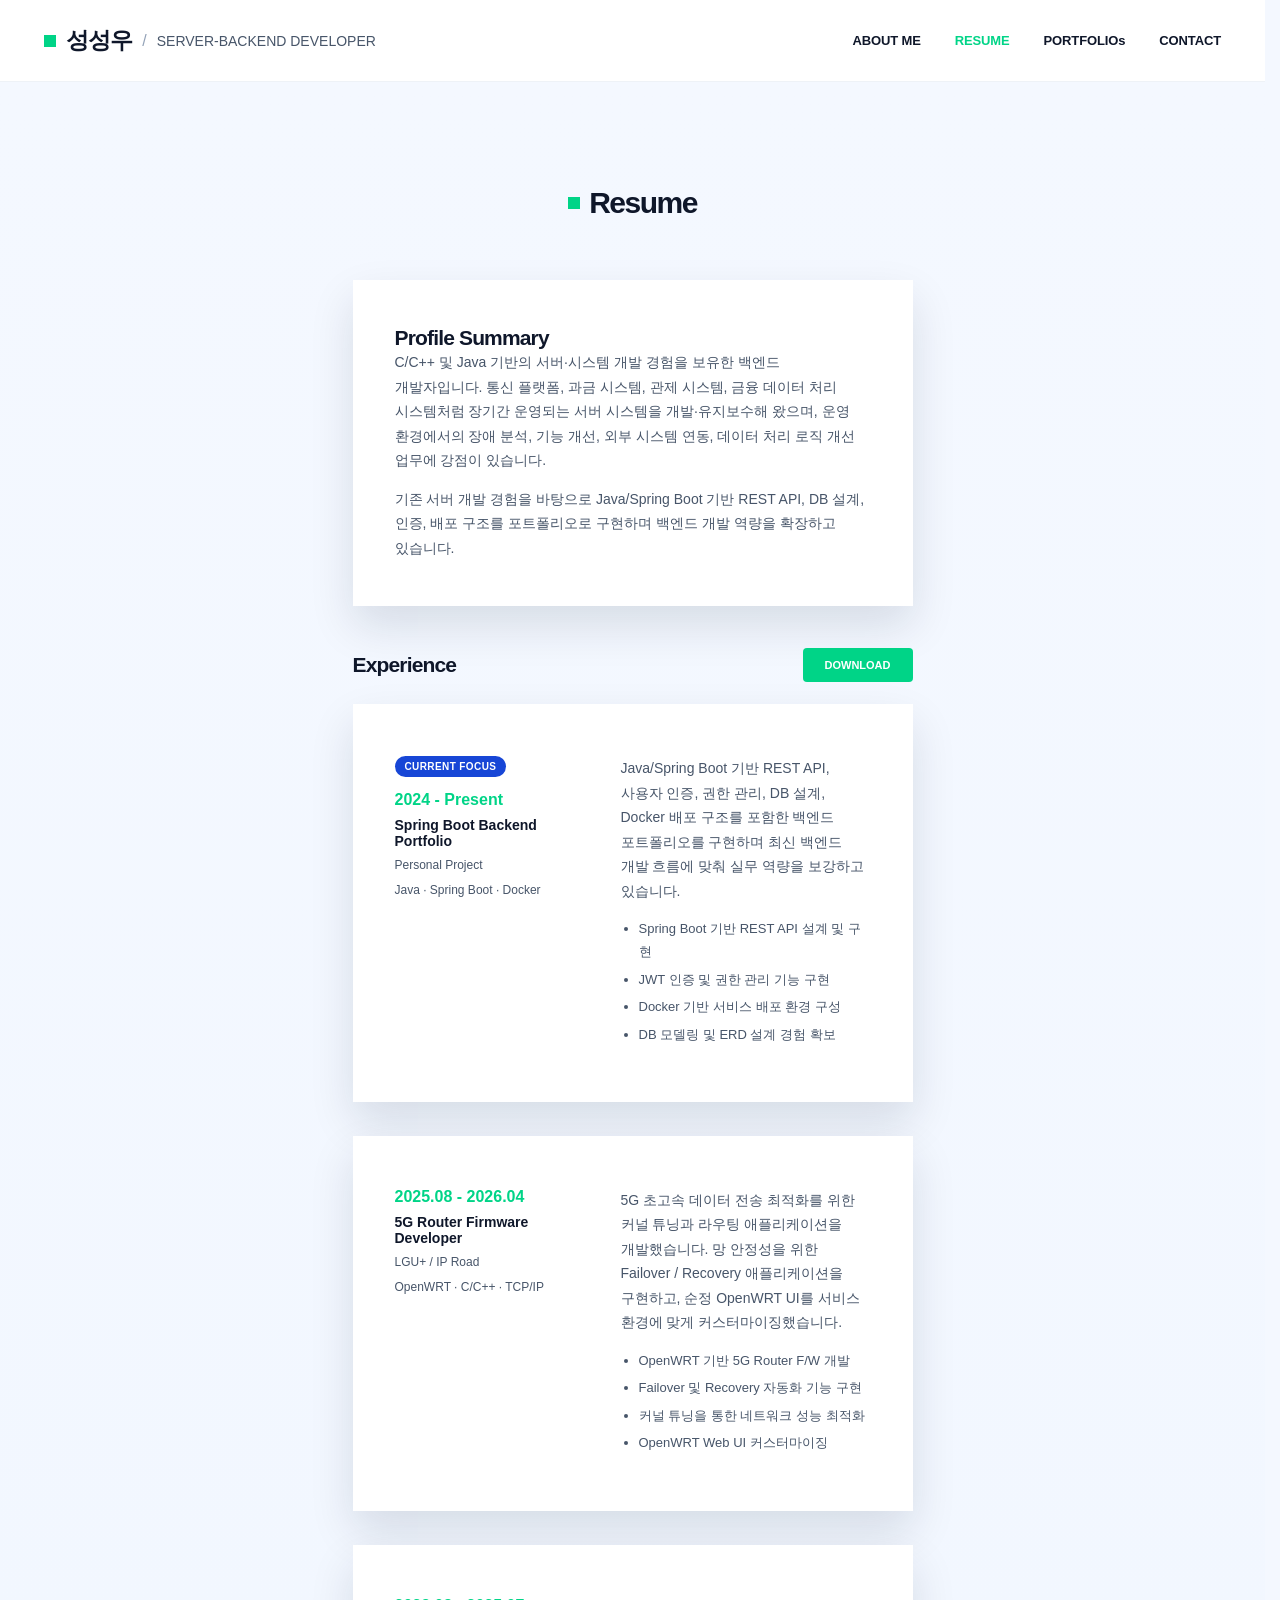
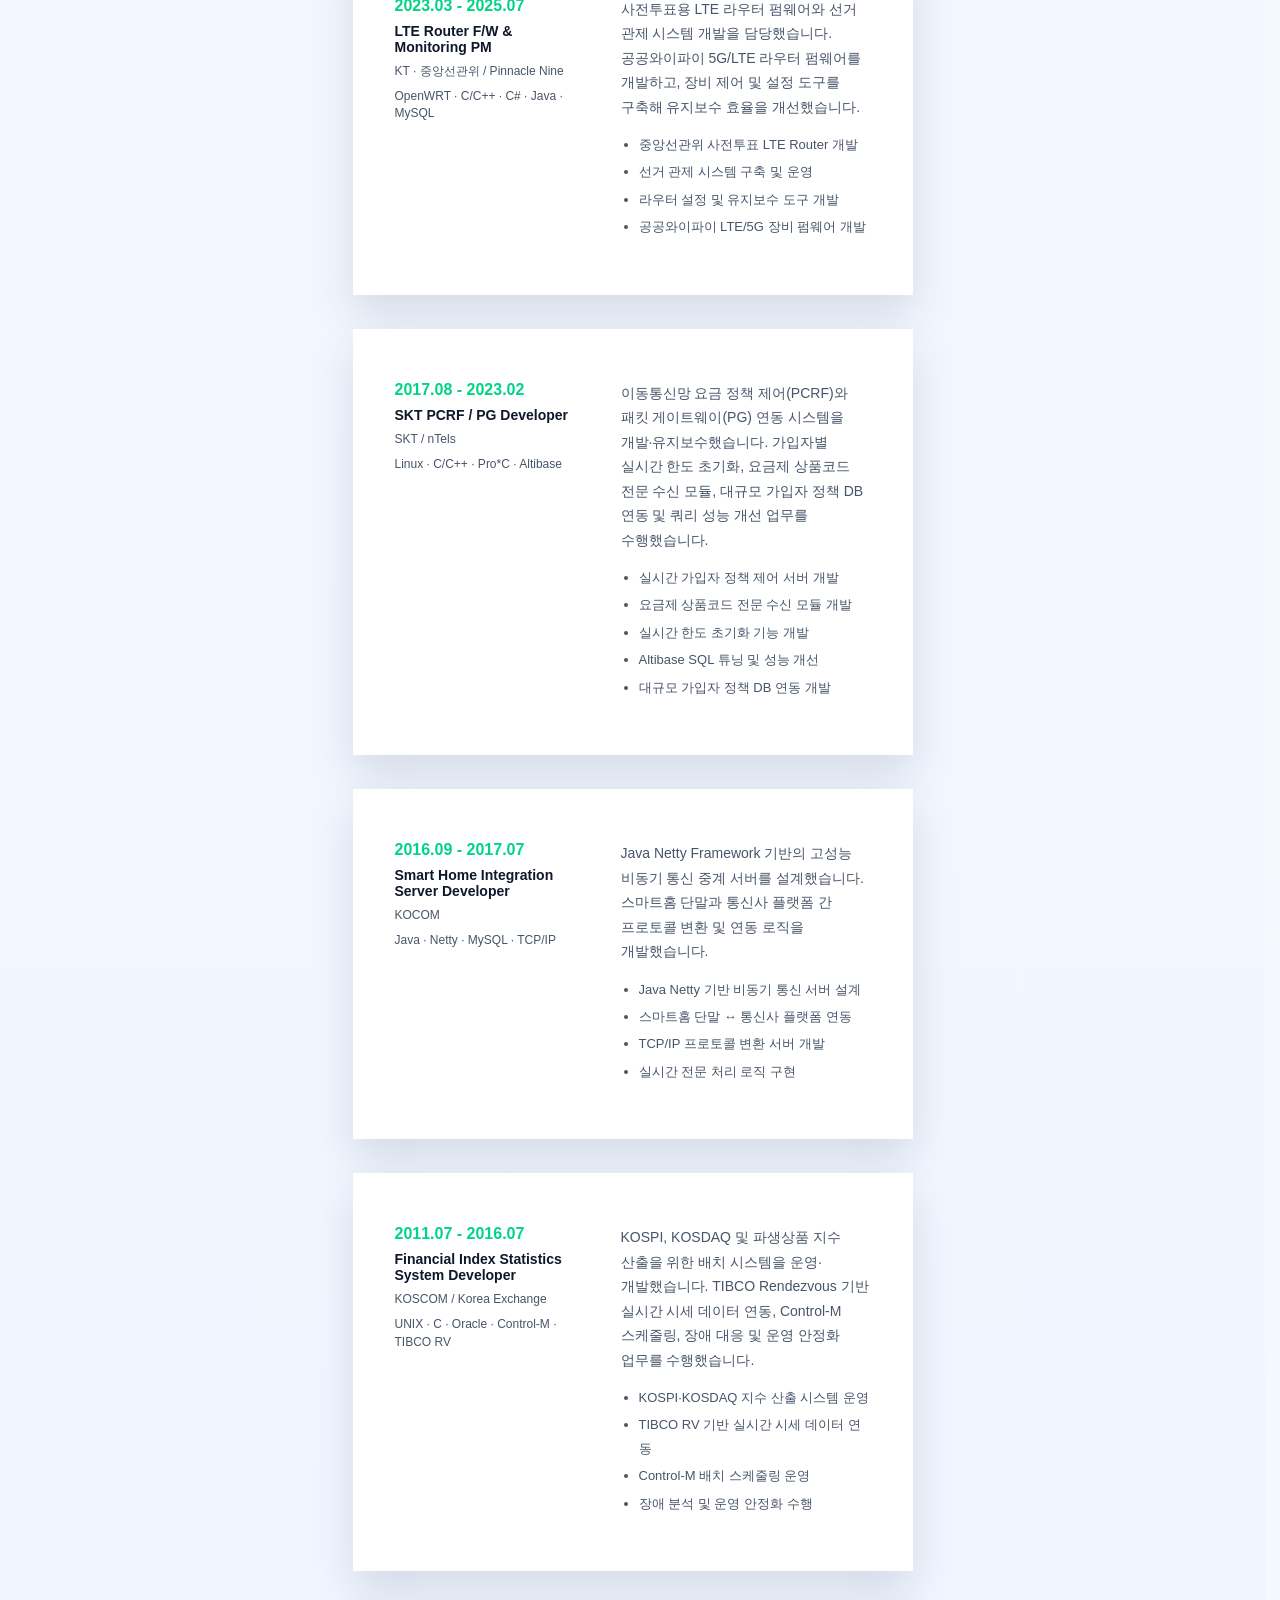
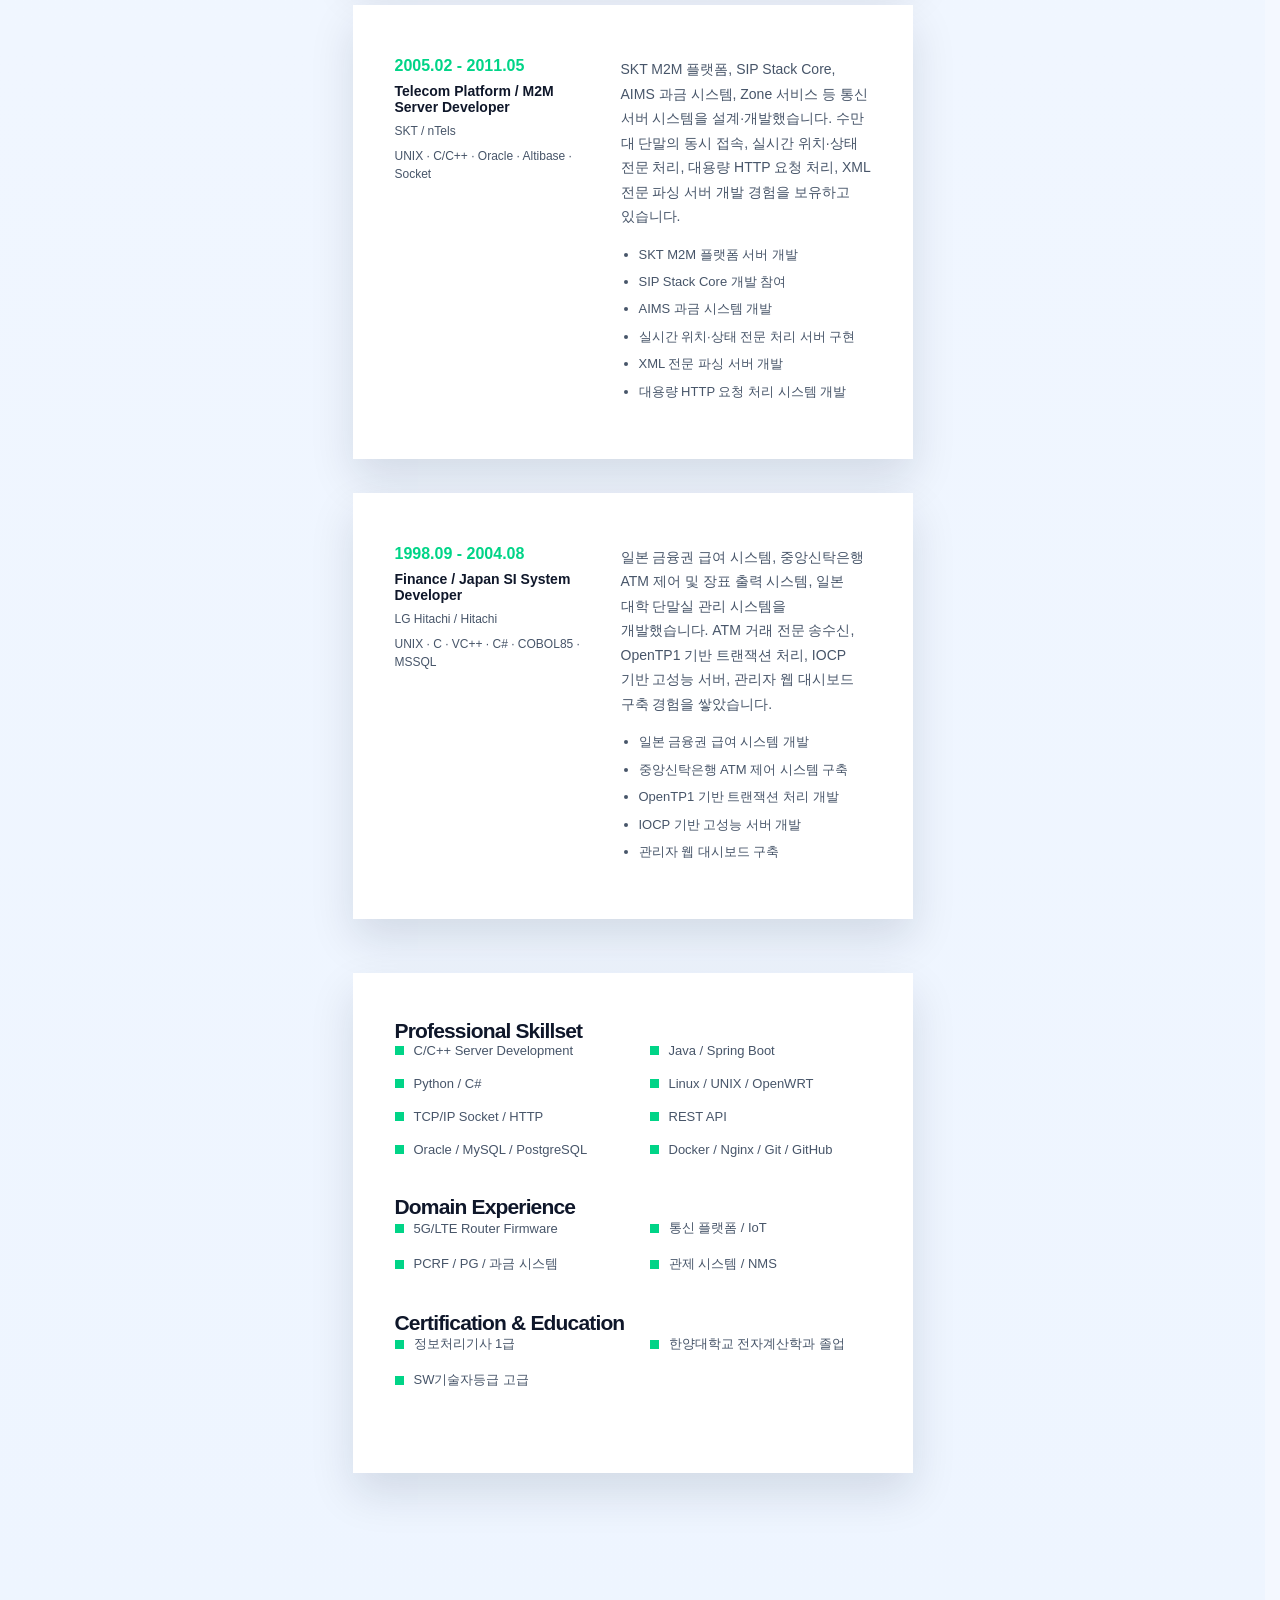
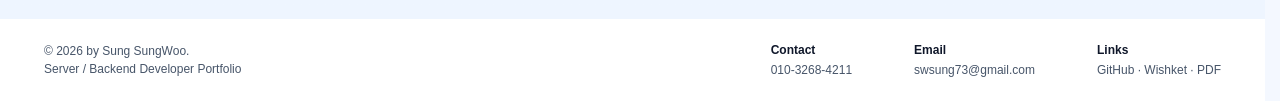
<file: resume.html>
<!doctype html>
<html lang="ko">
<head>
  <meta charset="UTF-8" />
  <meta name="viewport" content="width=device-width, initial-scale=1.0" />

  <link rel="canonical" href="https://resume.swsung72.site/resume.html" />

  <!-- Favicon -->
  <link rel="icon" type="image/x-icon" href="favicon.ico" />
  <link rel="icon" type="image/png" sizes="32x32" href="favicon-32x32.png" />
  <link rel="icon" type="image/png" sizes="16x16" href="favicon-16x16.png" />
  <link rel="apple-touch-icon" sizes="180x180" href="apple-touch-icon.png" />

  <title>Resume | 성성우 — 서버·백엔드 개발자 경력 및 기술 스택</title>
  <meta name="description" content="성성우의 이력서입니다. C/C++ 서버 개발(1998~2009), Java 서버 시스템 개발(2010~2023), Spring Boot 백엔드 포트폴리오(2024~현재) 경력을 소개합니다." />
  <meta name="keywords" content="백엔드 개발자 이력서, 서버 개발자 경력, C/C++, Java, Spring Boot, 통신 플랫폼, 과금 시스템, 성성우" />
  <meta name="author" content="성성우" />
  <meta name="robots" content="index, follow" />
  <meta name="naver-site-verification" content="1ee4ae40f7635755b23f02d31d05629f26dfcf83" />

  <meta property="og:type" content="profile" />
  <meta property="og:title" content="Resume | 성성우 — 서버·백엔드 개발자" />
  <meta property="og:description" content="C/C++, Java, Spring Boot 기반 서버·백엔드 개발자 성성우의 경력 및 기술 스택입니다." />
  <meta property="og:image" content="https://resume.swsung72.site/images/profile.jpg" />
  <meta property="og:url" content="https://resume.swsung72.site/resume.html" />
  <meta property="og:locale" content="ko_KR" />

  <meta name="twitter:card" content="summary" />
  <meta name="twitter:title" content="Resume | 성성우 — 서버·백엔드 개발자" />
  <meta name="twitter:description" content="C/C++, Java, Spring Boot 기반 서버·백엔드 개발자 성성우의 경력 및 기술 스택입니다." />

  <link rel="stylesheet" href="css/style.css" />
  <script src="js/components.js" defer></script>
</head>
<body>
  <div class="site">

    <div id="site-header"></div>

    <main>
      <section id="resume" class="section">
        <div class="section-title">
          <span class="brand-mark"></span>
          <h2>Resume</h2>
        </div>

        <article class="skill-card">
          <h3>Profile Summary</h3>
          <p>
            C/C++ 및 Java 기반의 서버·시스템 개발 경험을 보유한 백엔드 개발자입니다.
            통신 플랫폼, 과금 시스템, 관제 시스템, 금융 데이터 처리 시스템처럼 장기간
            운영되는 서버 시스템을 개발·유지보수해 왔으며, 운영 환경에서의 장애 분석,
            기능 개선, 외부 시스템 연동, 데이터 처리 로직 개선 업무에 강점이 있습니다.
          </p>
          <p>
            기존 서버 개발 경험을 바탕으로 Java/Spring Boot 기반 REST API, DB 설계,
            인증, 배포 구조를 포트폴리오로 구현하며 백엔드 개발 역량을 확장하고 있습니다.
          </p>
        </article>

        <!-- Experience -->
        <div class="section-head">
          <h3>Experience</h3>
          <!--
            ■ 이력서 PDF 교체 방법
            files/resume.pdf 파일을 본인 이력서로 교체하세요.
          -->
          <a class="download" href="files/resume.pdf" download>DOWNLOAD</a>
        </div>

        <article class="resume-card">
          <div class="resume-left">
            <span class="resume-badge">Current Focus</span>
            <strong class="period">2024 - Present</strong>
            <strong>Spring Boot Backend Portfolio</strong>
            <small>Personal Project</small>
            <small>Java · Spring Boot · Docker</small>
          </div>
          <div class="resume-right">
            <p>
              Java/Spring Boot 기반 REST API, 사용자 인증, 권한 관리, DB 설계,
              Docker 배포 구조를 포함한 백엔드 포트폴리오를 구현하며 최신 백엔드
              개발 흐름에 맞춰 실무 역량을 보강하고 있습니다.
            </p>
            <ul class="career-highlights">
              <li>Spring Boot 기반 REST API 설계 및 구현</li>
              <li>JWT 인증 및 권한 관리 기능 구현</li>
              <li>Docker 기반 서비스 배포 환경 구성</li>
              <li>DB 모델링 및 ERD 설계 경험 확보</li>
            </ul>            
          </div>
        </article>

        <article class="resume-card">
          <div class="resume-left">
            <strong class="period">2025.08 - 2026.04</strong>
            <strong>5G Router Firmware Developer</strong>
            <small>LGU+ / IP Road</small>
            <small>OpenWRT · C/C++ · TCP/IP</small>
          </div>
          <div class="resume-right">
            <p>
              5G 초고속 데이터 전송 최적화를 위한 커널 튜닝과 라우팅 애플리케이션을
              개발했습니다. 망 안정성을 위한 Failover / Recovery 애플리케이션을 구현하고,
              순정 OpenWRT UI를 서비스 환경에 맞게 커스터마이징했습니다.
            </p>
            <ul class="career-highlights">
              <li>OpenWRT 기반 5G Router F/W 개발</li>
              <li>Failover 및 Recovery 자동화 기능 구현</li>
              <li>커널 튜닝을 통한 네트워크 성능 최적화</li>
              <li>OpenWRT Web UI 커스터마이징</li>
            </ul>
          </div>
        </article>

        <article class="resume-card">
          <div class="resume-left">
            <strong class="period">2023.03 - 2025.07</strong>
            <strong>LTE Router F/W & Monitoring PM</strong>
            <small>KT · 중앙선관위 / Pinnacle Nine</small>
            <small>OpenWRT · C/C++ · C# · Java · MySQL</small>
          </div>
          <div class="resume-right">
            <p>
              사전투표용 LTE 라우터 펌웨어와 선거 관제 시스템 개발을 담당했습니다.
              공공와이파이 5G/LTE 라우터 펌웨어를 개발하고, 장비 제어 및 설정 도구를
              구축해 유지보수 효율을 개선했습니다.
            </p>
            <ul class="career-highlights">
              <li>중앙선관위 사전투표 LTE Router 개발</li>
              <li>선거 관제 시스템 구축 및 운영</li>
              <li>라우터 설정 및 유지보수 도구 개발</li>
              <li>공공와이파이 LTE/5G 장비 펌웨어 개발</li>
            </ul>
          </div>
        </article>

        <article class="resume-card">
          <div class="resume-left">
            <strong class="period">2017.08 - 2023.02</strong>
            <strong>SKT PCRF / PG Developer</strong>
            <small>SKT / nTels</small>
            <small>Linux · C/C++ · Pro*C · Altibase</small>
          </div>
          <div class="resume-right">
            <p>
              이동통신망 요금 정책 제어(PCRF)와 패킷 게이트웨이(PG) 연동 시스템을
              개발·유지보수했습니다. 가입자별 실시간 한도 초기화, 요금제 상품코드 전문
              수신 모듈, 대규모 가입자 정책 DB 연동 및 쿼리 성능 개선 업무를 수행했습니다.
            </p>
            <ul class="career-highlights">
              <li>실시간 가입자 정책 제어 서버 개발</li>
              <li>요금제 상품코드 전문 수신 모듈 개발</li>
              <li>실시간 한도 초기화 기능 개발</li>
              <li>Altibase SQL 튜닝 및 성능 개선</li>
              <li>대규모 가입자 정책 DB 연동 개발</li>
            </ul>
          </div>
        </article>

        <article class="resume-card">
          <div class="resume-left">
            <strong class="period">2016.09 - 2017.07</strong>
            <strong>Smart Home Integration Server Developer</strong>
            <small>KOCOM</small>
            <small>Java · Netty · MySQL · TCP/IP</small>
          </div>
          <div class="resume-right">
            <p>
              Java Netty Framework 기반의 고성능 비동기 통신 중계 서버를 설계했습니다.
              스마트홈 단말과 통신사 플랫폼 간 프로토콜 변환 및 연동 로직을 개발했습니다.
            </p>
            <ul class="career-highlights">
              <li>Java Netty 기반 비동기 통신 서버 설계</li>
              <li>스마트홈 단말 ↔ 통신사 플랫폼 연동</li>
              <li>TCP/IP 프로토콜 변환 서버 개발</li>
              <li>실시간 전문 처리 로직 구현</li>
            </ul>
          </div>
        </article>

        <article class="resume-card">
          <div class="resume-left">
            <strong class="period">2011.07 - 2016.07</strong>
            <strong>Financial Index Statistics System Developer</strong>
            <small>KOSCOM / Korea Exchange</small>
            <small>UNIX · C · Oracle · Control-M · TIBCO RV</small>
          </div>
          <div class="resume-right">
            <p>
              KOSPI, KOSDAQ 및 파생상품 지수 산출을 위한 배치 시스템을 운영·개발했습니다.
              TIBCO Rendezvous 기반 실시간 시세 데이터 연동, Control-M 스케줄링,
              장애 대응 및 운영 안정화 업무를 수행했습니다.
            </p>
            <ul class="career-highlights">
              <li>KOSPI·KOSDAQ 지수 산출 시스템 운영</li>
              <li>TIBCO RV 기반 실시간 시세 데이터 연동</li>
              <li>Control-M 배치 스케줄링 운영</li>
              <li>장애 분석 및 운영 안정화 수행</li>
            </ul>
          </div>
        </article>

        <article class="resume-card">
          <div class="resume-left">
            <strong class="period">2005.02 - 2011.05</strong>
            <strong>Telecom Platform / M2M Server Developer</strong>
            <small>SKT / nTels</small>
            <small>UNIX · C/C++ · Oracle · Altibase · Socket</small>
          </div>
          <div class="resume-right">
            <p>
              SKT M2M 플랫폼, SIP Stack Core, AIMS 과금 시스템, Zone 서비스 등 통신 서버
              시스템을 설계·개발했습니다. 수만 대 단말의 동시 접속, 실시간 위치·상태 전문
              처리, 대용량 HTTP 요청 처리, XML 전문 파싱 서버 개발 경험을 보유하고 있습니다.
            </p>
            <ul class="career-highlights">
              <li>SKT M2M 플랫폼 서버 개발</li>
              <li>SIP Stack Core 개발 참여</li>
              <li>AIMS 과금 시스템 개발</li>
              <li>실시간 위치·상태 전문 처리 서버 구현</li>
              <li>XML 전문 파싱 서버 개발</li>
              <li>대용량 HTTP 요청 처리 시스템 개발</li>
            </ul>
          </div>
        </article>

        <article class="resume-card">
          <div class="resume-left">
            <strong class="period">1998.09 - 2004.08</strong>
            <strong>Finance / Japan SI System Developer</strong>
            <small>LG Hitachi / Hitachi</small>
            <small>UNIX · C · VC++ · C# · COBOL85 · MSSQL</small>
          </div>
          <div class="resume-right">
            <p>
              일본 금융권 급여 시스템, 중앙신탁은행 ATM 제어 및 장표 출력 시스템,
              일본 대학 단말실 관리 시스템을 개발했습니다. ATM 거래 전문 송수신,
              OpenTP1 기반 트랜잭션 처리, IOCP 기반 고성능 서버, 관리자 웹 대시보드
              구축 경험을 쌓았습니다.
            </p>
            <ul class="career-highlights">
              <li>일본 금융권 급여 시스템 개발</li>
              <li>중앙신탁은행 ATM 제어 시스템 구축</li>
              <li>OpenTP1 기반 트랜잭션 처리 개발</li>
              <li>IOCP 기반 고성능 서버 개발</li>
              <li>관리자 웹 대시보드 구축</li>
            </ul>
          </div>
        </article>

        <!-- Skills -->
        <article class="skill-card">
          <h3>Professional Skillset</h3>
          <div class="skill-grid">
            <div class="skill-item"><span class="square"></span><span>C/C++ Server Development</span></div>
            <div class="skill-item"><span class="square"></span><span>Java / Spring Boot</span></div>
            <div class="skill-item"><span class="square"></span><span>Python / C#</span></div>
            <div class="skill-item"><span class="square"></span><span>Linux / UNIX / OpenWRT</span></div>
            <div class="skill-item"><span class="square"></span><span>TCP/IP Socket / HTTP</span></div>
            <div class="skill-item"><span class="square"></span><span>REST API</span></div>
            <div class="skill-item"><span class="square"></span><span>Oracle / MySQL / PostgreSQL</span></div>
            <div class="skill-item"><span class="square"></span><span>Docker / Nginx / Git / GitHub</span></div>
          </div>

          <h3>Domain Experience</h3>
          <div class="skill-grid">
            <div class="skill-item"><span class="square"></span><span>5G/LTE Router Firmware</span></div>
            <div class="skill-item"><span class="square"></span><span>통신 플랫폼 / IoT</span></div>
            <div class="skill-item"><span class="square"></span><span>PCRF / PG / 과금 시스템</span></div>
            <div class="skill-item"><span class="square"></span><span>관제 시스템 / NMS</span></div>
          </div>

          <h3>Certification & Education</h3>
          <div class="skill-grid">
            <div class="skill-item"><span class="square"></span><span>정보처리기사 1급</span></div>
            <div class="skill-item"><span class="square"></span><span>한양대학교 전자계산학과 졸업</span></div>
            <div class="skill-item"><span class="square"></span><span>SW기술자등급 고급</span></div>
          </div>
        </article>
      </section>
    </main>

    <div id="site-footer"></div>

  </div>
</body>
</html>
</file>
<file: css/style.css>
:root {
  --navy: #071b33;
  --navy-2: #0b2a52;
  --blue: #00d487;
  --blue-2: #66ffb2;
  --bg: #f4f8ff;
  --bg-2: #eef5ff;
  --white: #ffffff;
  --text: #0f172a;
  --muted: #475569;
  --line: #e2e8f0;
  --shadow: 0 20px 42px rgba(7, 27, 51, 0.12);
  --max: 1120px;

  /* Motion */
  --ease-out: cubic-bezier(0.16, 1, 0.3, 1);
  --motion-fast: 180ms;
  --motion-normal: 720ms;
  --motion-slow: 900ms;
}

* { box-sizing: border-box; }

html {
  scroll-behavior: smooth;

  /* 스크롤이 없는 화면에서도 스크롤바 영역을 미리 확보하여
     Resume처럼 스크롤이 생기는 화면으로 이동해도 header 메뉴가 좌우로 흔들리지 않게 합니다. */
  overflow-y: scroll;
  scrollbar-gutter: stable;
}

body {
  margin: 0;
  font-family: Inter, Pretendard, "Noto Sans KR", "Apple SD Gothic Neo", Arial, sans-serif;
  color: var(--text);
  background: var(--bg);
  overflow-x: hidden;
}

a {
  color: inherit;
  text-decoration: none;
}

button {
  font: inherit;
}

.site {
  min-height: 100dvh;
  background: var(--bg);
  display: flex;
  flex-direction: column;
}

main,
.main {
  flex: 1 1 auto;
  display: flex;
  flex-direction: column;
}

/* ── Header ── */
.header {
  height: 82px;
  padding: 0 44px;
  background: var(--white);
  display: flex;
  align-items: center;
  justify-content: space-between;
  border-bottom: 1px solid #eef2f7;
  position: sticky;
  top: 0;
  z-index: 100;
  flex: 0 0 auto;
}

.brand {
  display: flex;
  align-items: center;
  gap: 10px;
  white-space: nowrap;
}

.brand-mark {
  width: 12px;
  height: 12px;
  background: var(--blue);
  display: inline-block;
  flex-shrink: 0;
}

.brand-name {
  font-weight: 900;
  font-size: 23px;
  letter-spacing: -0.04em;
}

.brand-role {
  color: var(--muted);
  font-size: 14px;
}

.slash {
  color: #94a3b8;
  font-size: 16px;
}

.nav {
  display: flex;
  align-items: center;
  gap: 34px;
  font-size: 13px;
  font-weight: 700;
  letter-spacing: -0.01em;
}

.nav a {
  transition: color 0.15s ease;
}

.nav a:hover,
.nav a.active {
  color: var(--blue);
}

/* ── Home / About ── */
.home {
  flex: 1 1 auto;
  min-height: 0;
  position: relative;
  background: var(--bg);
  overflow: hidden;
  display: flex;
}

.home-left-bg {
  position: absolute;
  left: 0;
  top: 0;
  width: 43%;
  height: 100%;
  background: linear-gradient(135deg, #0b1f13 0%, #16452f 100%);
  overflow: hidden;
  z-index: 0;
}

.matrix-canvas {
  position: absolute;
  inset: 0;
  width: 100%;
  height: 100%;
  z-index: 1;
}

.home-left-overlay {
  position: absolute;
  inset: 0;
  background: rgba(6, 124, 41, 0.6);
  z-index: 2;
  pointer-events: none;
}

.home-inner {
  max-width: var(--max);
  width: 100%;
  flex: 1 1 auto;
  margin: 0 auto;
  display: grid;
  grid-template-columns: 420px 1fr;
  align-items: center;
  gap: 96px;
  position: relative;
  z-index: 1;
  padding: 40px 24px;
}

.profile-card {
  width: 380px;
  min-height: 540px;
  background: rgba(101, 89, 6, 0.6);
  color: var(--white);
  box-shadow: 0 18px 50px rgba(0, 0, 0, 0.12);
  justify-self: end;
  display: flex;
  flex-direction: column;
  align-items: center;
  padding-top: 58px;
  position: relative;
  z-index: 2;
  border: 1px solid rgba(255, 255, 255, 0.50);
  backdrop-filter: blur(12px);
  -webkit-backdrop-filter: blur(12px);
}

/* ── Profile Photo ──
   이미지 교체: images/profile.jpg 파일을 교체하면 자동 반영됩니다.
   파일이 없으면 이니셜 폴백(span.profile-initials)이 표시됩니다. */
.profile-photo {
  width: 188px;
  height: 188px;
  border-radius: 50%;
  overflow: hidden;
  border: 3px solid rgba(255,255,255,0.95);
  position: relative;
  background: radial-gradient(circle at 50% 42%, #f8fafc 0 33%, transparent 34%),
              linear-gradient(145deg, #dbeafe, #f8fafc);
}

.profile-photo img {
  width: 100%;
  height: 100%;
  object-fit: cover;
  display: block;
}

.profile-photo img.hidden,
.profile-photo img[src=""] {
  display: none;
}

.profile-initials {
  position: absolute;
  inset: 0;
  display: grid;
  place-items: center;
  font-size: 54px;
  font-weight: 900;
  color: var(--navy);
  letter-spacing: -0.08em;
}

.profile-card h1 {
  margin: 42px 0 14px;
  font-size: 36px;
  line-height: 1.05;
  text-align: center;
  letter-spacing: -0.06em;
}

.small-line {
  width: 56px;
  height: 3px;
  background: var(--blue);
  margin: 0 auto;
}

.profile-card p {
  margin: 32px 0 0;
  font-size: 14px;
  letter-spacing: 0.28em;
  text-align: center;
}

.profile-social {
  margin-top: auto;
  width: 100%;
  height: 66px;
  display: flex;
  align-items: center;
  justify-content: center;
  gap: 26px;
  background: rgba(255, 255, 255, 0.10);
  font-weight: 900;
  letter-spacing: -0.02em;
}

.profile-social a {
  color: var(--white);
  transition: opacity 0.15s;
}

.profile-social a:hover {
  opacity: 0.75;
}

.profile-badge-icons {
  display: flex;
  justify-content: center;
  align-items: center;
  gap: 14px;
  width: 100%;
  margin: 18px auto 0;
}

.icon-badge {
  width: 56px;
  height: 56px;
  border-radius: 50%;
  display: inline-flex;
  align-items: center;
  justify-content: center;
  background: rgba(255, 255, 255, 0.05);
  border: 1px solid rgba(255, 255, 255, 0.26);
}

.icon-badge svg {
  width: 27px;
  height: 27px;
  stroke: rgba(255, 255, 255, 0.95);
  stroke-width: 1.9;
  fill: none;
  stroke-linecap: round;
  stroke-linejoin: round;
}

.icon-badge:hover {
  transform: translateY(-2px);
  border-color: rgba(102, 255, 178, 0.42);
}

.profile-card p {
  margin: 26px 0 0;
}

.intro {
  max-width: 560px;
}

.intro h2 {
  font-size: 92px;
  line-height: 0.96;
  margin: 0 0 20px;
  font-weight: 900;
  letter-spacing: -0.07em;
  color: var(--navy);
  animation: fadeIn var(--motion-slow) var(--ease-out) 120ms both;
}

.intro h3 {
  font-size: 27px;
  line-height: 1.35;
  margin: 0 0 26px;
  letter-spacing: -0.04em;
  font-weight: 700;
  animation: fadeUp var(--motion-normal) var(--ease-out) 320ms both;
}

.cta-row {
  display: flex;
  gap: 12px;
  margin: 0 0 46px;
}

.btn {
  min-width: 136px;
  height: 40px;
  border-radius: 4px;
  display: inline-flex;
  align-items: center;
  justify-content: center;
  font-size: 13px;
  font-weight: 900;
  border: 1px solid var(--navy);
}

.btn.primary {
  background: var(--blue);
  border-color: var(--blue);
  color: var(--white);
}

.btn.outline {
  background: var(--white);
  color: var(--navy);
}

.intro p {
  width: 470px;
  max-width: 100%;
  margin: 0 0 22px;
  color: var(--muted);
  line-height: 1.8;
  font-size: 15px;
  word-break: keep-all;
  animation: fadeUp var(--motion-normal) var(--ease-out) both;
}

.intro p:nth-of-type(1) {
  animation-delay: 520ms;
}

.intro p:nth-of-type(2) {
  animation-delay: 680ms;
}

.intro p:nth-of-type(3) {
  animation-delay: 840ms;
}

.tooltip-link {
  position: relative;
}

.tooltip-link::after {
  content: attr(data-tooltip);
  position: absolute;
  left: 50%;
  bottom: calc(100% + 8px);
  transform: translateX(-50%);
  padding: 6px 10px;
  border-radius: 4px;
  background: rgba(20, 55, 34, 0.96);
  color: #eafff5;
  box-shadow: 0 8px 18px rgba(0, 0, 0, 0.28);
  font-size: 11px;
  font-weight: 800;
  white-space: nowrap;
  opacity: 0; 
  pointer-events: none;
  transition: opacity 0.15s ease, transform 0.15s ease;
}

.tooltip-link:hover::after {
  opacity: 1;
  transform: translateX(-50%) translateY(-2px);
}

/* ── Motion ── */
@keyframes fadeUp {
  from {
    opacity: 0;
    transform: translateY(24px);
  }

  to {
    opacity: 1;
    transform: translateY(0);
  }
}

@keyframes fadeIn {
  from {
    opacity: 0;
  }

  to {
    opacity: 1;
  }
}

@media (prefers-reduced-motion: reduce) {
  .profile-card,
  .intro h2,
  .intro h3,
  .intro p {
    animation: none !important;
  }

  .profile-card {
    transition: none;
  }

  .profile-card:hover {
    transform: none;
    box-shadow: var(--shadow);
  }
}

@media (max-width: 560px) {
  .profile-badge-icons {
    width: 100%;
    max-width: 248px;
    gap: 8px;
    margin-top: 18px;
  }

  .icon-badge {
    width: 38px;
    height: 38px;
  }

  .icon-badge svg {
    width: 18px;
    height: 18px;
  }
}

/* ── Section (shared) ── */
.section {
  padding: 104px 24px;
  background: linear-gradient(180deg, var(--bg) 0%, var(--bg-2) 100%);
}

.section-title {
  display: flex;
  align-items: center;
  justify-content: center;
  gap: 9px;
  margin-bottom: 60px;
}

.section-title h2 {
  margin: 0;
  font-size: 30px;
  font-weight: 900;
  letter-spacing: -0.05em;
}

.section-head {
  width: 560px;
  max-width: 100%;
  margin: 0 auto 40px;
  display: flex;
  align-items: center;
  justify-content: space-between;
}

.section-head h3 {
  margin: 0;
  font-size: 21px;
  font-weight: 900;
  letter-spacing: -0.04em;
}

/* ── Resume ── */
.download {
  height: 34px;
  padding: 0 22px;
  border: 0;
  border-radius: 4px;
  background: var(--blue);
  color: var(--white);
  font-size: 11px;
  font-weight: 900;
  cursor: pointer;
  text-decoration: none;
  display: inline-flex;
  align-items: center;
}

.resume-card-featured {
  position: relative;
  border-left: 6px solid var(--blue);
  background: linear-gradient(90deg, rgba(0, 80, 255, 0.06), var(--white) 38%);
}

.resume-badge {
  position: relative;
  overflow: hidden;
  width: fit-content;
  margin-bottom: 6px;
  padding: 5px 10px;
  border-radius: 999px;
  background: #1746d6;
  color: #ffffff;
  font-size: 10px;
  font-weight: 900;
  letter-spacing: 0.04em;
  text-transform: uppercase;
}

.resume-badge::after {
  content: "";
  position: absolute;
  top: 0;
  left: -80%;
  width: 45%;
  height: 100%;
  background: linear-gradient(
    90deg,
    transparent,
    rgba(255, 255, 255, 0.45),
    transparent
  );
  transform: skewX(-20deg);
  animation: badgeShine 2.8s ease-in-out infinite;
}

.career-highlights {
  margin: 14px 0 0;
  padding-left: 18px;
}

.career-highlights li {
  color: var(--muted);
  font-size: 13px;
  line-height: 1.8;
  margin-bottom: 4px;
}

@keyframes badgeShine {
  0% {
    left: -80%;
  }
  45%, 100% {
    left: 130%;
  }
}

@media (prefers-reduced-motion: reduce) {
  .resume-badge,
  .resume-badge::after {
    animation: none;
  }
}

.resume-card {
  width: 560px;
  min-height: 210px;
  max-width: 100%;
  margin: 0 auto 34px;
  background: var(--white);
  box-shadow: var(--shadow);
  padding: 52px 42px;
  display: grid;
  grid-template-columns: 190px 1fr;
  gap: 36px;
}

.resume-left {
  display: flex;
  flex-direction: column;
  gap: 8px;
}

.period {
  color: var(--blue);
  font-size: 16px;
  font-weight: 900;
}

.resume-left strong:not(.period) {
  font-size: 14px;
}

.resume-left small {
  color: var(--muted);
  font-size: 12px;
  line-height: 1.45;
}

.resume-right p {
  margin: 0;
  color: var(--muted);
  line-height: 1.75;
  font-size: 14px;
  word-break: keep-all;
}

.skill-card {
  width: 560px;
  max-width: 100%;
  margin: 54px auto 42px;
  background: var(--white);
  box-shadow: var(--shadow);
  padding: 46px 42px;
}

.skill-card h3 {
  margin: 0;
  font-size: 21px;
  letter-spacing: -0.04em;
}

.skill-card h3 + .skill-grid {
  margin-bottom: 38px;
}

.skill-card p {
  margin: 0;
  color: var(--muted);
  line-height: 1.75;
  font-size: 14px;
  word-break: keep-all;
}

.skill-card p + p {
  margin-top: 14px;
}

.section-head {
  width: 560px;
  max-width: 100%;
  margin: 0 auto 22px;
  display: flex;
  align-items: center;
  justify-content: space-between;
  gap: 18px;
}

.skill-grid {
  display: grid;
  grid-template-columns: 1fr 1fr;
  gap: 18px 34px;
}

.skill-item {
  display: flex;
  align-items: center;
  gap: 10px;
  color: var(--muted);
  font-size: 13px;
}

.square {
  width: 9px;
  height: 9px;
  background: var(--blue);
  flex: 0 0 auto;
}

/* ── Projects ── */
.section-desc {
  width: 600px;
  max-width: 100%;
  margin: -34px auto 58px;
  text-align: center;
  color: var(--muted);
  line-height: 1.7;
  font-size: 14px;
  word-break: keep-all;
}

.project-card {
  width: 640px;
  max-width: 100%;
  min-height: 270px;
  margin: 0 auto 52px;
  display: grid;
  grid-template-columns: 1fr 300px;
  background: var(--white);
  box-shadow: var(--shadow);
  overflow: hidden;
}

.project-text {
  position: relative;
  padding: 54px 42px;
}

.project-bar {
  position: absolute;
  top: 58px;
  left: 0;
  width: 8px;
  height: 48px;
  background: var(--blue);
}

.project-title {
  display: flex;
  align-items: center;
  flex-wrap: wrap;
  gap: 8px;

  margin: 0 0 4px;
  color: var(--blue);
  font-size: 19px;
  font-weight: 900;
  letter-spacing: -0.03em;
}

.project-title .resume-badge {
  margin-bottom: 0;
  padding: 4px 8px;
  font-size: 9px;
  line-height: 1;
  flex-shrink: 0;
}

.project-role {
  display: block;
  margin-bottom: 34px;
  font-size: 12px;
  font-weight: 900;
}

.project-text p {
  margin: 0;
  color: var(--muted);
  line-height: 1.7;
  font-size: 14px;
  word-break: keep-all;
}

/* ── Project image area ──
   이미지 교체: .project-image 안에 <img> 태그를 넣으면 표시됩니다.
   이미지가 없으면 CSS 배경 그래픽이 표시됩니다. */
.project-image {
  min-height: 270px;
  background: linear-gradient(135deg, #dbeafe, #f8fafc);
  position: relative;
  overflow: hidden;
}

.project-image img {
  width: 100%;
  height: 100%;
  object-fit: cover;
  display: block;
  position: relative;
  z-index: 1;
}

.project-image::before {
  content: "";
  position: absolute;
  inset: 44px 32px;
  border-radius: 16px;
  background: linear-gradient(135deg, var(--navy), var(--blue));
  box-shadow: 0 18px 28px rgba(7,27,51,0.22);
  transform: rotate(-8deg);
}

.project-image::after {
  content: attr(data-label);
  position: absolute;
  inset: 0;
  display: grid;
  place-items: center;
  color: var(--white);
  font-weight: 900;
  letter-spacing: -0.03em;
  text-align: center;
  padding: 0 44px;
  white-space: pre;
}

.project-image.has-img::before,
.project-image.has-img::after {
  display: none;
}

.project-image.variant-2 {
  background: #f8fafc;
}

.project-image.variant-2::before {
  inset: 74px 48px;
  border-radius: 10px;
  transform: none;
  background: linear-gradient(180deg, #ffffff 0 20%, #dbeafe 20% 100%);
  border: 10px solid var(--navy);
}

.project-image.variant-3 {
  background: linear-gradient(135deg, #eff6ff, #ffffff);
}

.project-image.variant-3::before {
  inset: 38px 70px;
  border-radius: 22px;
  transform: rotate(12deg);
  background: linear-gradient(135deg, var(--blue), #38bdf8);
  border: 12px solid var(--navy);
}

/* 공통: 프로젝트별 CSS 이미지 */
.project-image.project-img-nfc::before,
.project-image.project-img-pdf::before,
.project-image.project-img-ai::before,
.project-image.project-img-scada::before,
.project-image.project-img-booking::before,
.project-image.project-img-nms::before,
.project-image.project-img-kiosk::before {
  inset: 42px 44px;
  border-radius: 18px;
  transform: none;
  border: 10px solid var(--navy);
  box-shadow: 0 18px 28px rgba(7, 27, 51, 0.2);
}

/* 01 NFC/QR: 카드 + QR 느낌 */
.project-img-nfc-qr {
  background: linear-gradient(135deg, #eef7ff, #f8fafc);
  display: grid;
  place-items: center;
}

.project-img-nfc-qr::before,
.project-img-nfc-qr::after {
  display: none;
}

.nfc-qr-illust {
  position: relative;
  width: 210px;
  height: 282px;
  color: var(--navy);
}

.nfc-phone {
  position: absolute;
  left: 50%;
  top: 0;
  width: 88px;
  height: 124px;
  border: 8px solid currentColor;
  border-radius: 10px;
  background: #ffffff;
  transform: translateX(-50%);
  display: grid;
  place-items: center;
  font-size: 24px;
  font-weight: 900;
  letter-spacing: -0.05em;
}

.nfc-phone::before,
.nfc-phone::after {
  content: "";
  position: absolute;
  left: 50%;
  width: 32px;
  height: 8px;
  border-radius: 999px;
  background: currentColor;
  transform: translateX(-50%);
}

.nfc-phone::before {
  top: 12px;
}

.nfc-phone::after {
  bottom: 12px;
}

.nfc-waves {
  position: absolute;
  top: 28px;
  width: 54px;
  height: 86px;
}

.nfc-waves span {
  position: absolute;
  top: 50%;
  border: 7px solid currentColor;
  border-top-color: transparent;
  border-bottom-color: transparent;
  border-radius: 50%;
  transform: translateY(-50%);
}

.nfc-waves.left {
  left: 0;
}

.nfc-waves.left span {
  border-right-color: transparent;
}

.nfc-waves.left span:nth-child(1) {
  left: 32px;
  width: 16px;
  height: 38px;
}

.nfc-waves.left span:nth-child(2) {
  left: 18px;
  width: 30px;
  height: 58px;
}

.nfc-waves.left span:nth-child(3) {
  left: 2px;
  width: 46px;
  height: 78px;
}

.nfc-waves.right {
  right: 0;
}

.nfc-waves.right span {
  border-left-color: transparent;
}

.nfc-waves.right span:nth-child(1) {
  right: 32px;
  width: 16px;
  height: 38px;
}

.nfc-waves.right span:nth-child(2) {
  right: 18px;
  width: 30px;
  height: 58px;
}

.nfc-waves.right span:nth-child(3) {
  right: 2px;
  width: 46px;
  height: 78px;
}

.qr-icon {
  position: absolute;
  left: 50%;
  bottom: 0;
  width: 120px;
  height: 120px;
  transform: translateX(-50%);
  color: var(--navy);
  display: block;
}

/* 02 PDF Manager: 문서 + 라인 */
.project-image.project-img-pdf-bill {
  background: linear-gradient(135deg, #f8fafc, #eef5ff);
  display: grid;
  place-items: center;
}

.project-image.project-img-pdf-bill::before,
.project-image.project-img-pdf-bill::after {
  display: none;
}

.pdf-bill-card {
  width: 180px;
  height: 230px;
  overflow: hidden;
  border-radius: 12px;
  background: #ffffff;
  border: 8px solid var(--navy);
  box-shadow: 0 18px 28px rgba(7, 27, 51, 0.22);
}

.pdf-bill-header {
  height: 46px;
  padding: 10px 12px;
  background: linear-gradient(135deg, #0b5f55, var(--blue));
  color: #ffffff;
  display: flex;
  align-items: flex-start;
  justify-content: space-between;
  gap: 10px;
}

.pdf-bill-header span {
  font-size: 13px;
  font-weight: 900;
  letter-spacing: -0.04em;
}

.pdf-bill-header strong {
  font-size: 16px;
  font-weight: 900;
  letter-spacing: -0.04em;
}

.pdf-bill-body {
  padding: 12px;
}

.pdf-bill-amount {
  height: 50px;
  padding: 8px 10px;
  border-radius: 9px;
  background: rgba(0, 212, 135, 0.08);
  border: 1px solid rgba(0, 212, 135, 0.35);
}

.pdf-bill-amount span {
  display: block;
  color: #0b5f55;
  font-size: 8px;
  font-weight: 900;
}

.pdf-bill-amount strong {
  display: block;
  margin-top: 5px;
  color: #0b3f3a;
  font-size: 22px;
  line-height: 1;
  font-weight: 900;
}

.pdf-bill-info {
  position: absolute;
  right: 20px;
  top: 62px;
  width: 70px;
  height: 50px;
  padding: 8px;
  border-radius: 9px;
  border: 1px solid #e2e8f0;
  background: #ffffff;
}

.pdf-bill-info span {
  display: block;
  height: 5px;
  margin-bottom: 8px;
  border-radius: 999px;
  background: var(--navy);
  opacity: 0.9;
}

.pdf-bill-info span:nth-child(1) {
  width: 42px;
  margin-left: auto;
}

.pdf-bill-info span:nth-child(2) {
  width: 50px;
  margin-left: auto;
}

.pdf-bill-info span:nth-child(3) {
  width: 36px;
  margin-left: auto;
}

.pdf-bill-section {
  display: flex;
  align-items: center;
  gap: 7px;
  margin-top: 14px;
}

.pdf-bill-section i {
  width: 4px;
  height: 14px;
  border-radius: 999px;
  background: var(--blue);
}

.pdf-bill-section span {
  width: 92px;
  height: 8px;
  border-radius: 999px;
  background: var(--navy);
}

.pdf-bill-table {
  display: grid;
  grid-template-columns: 1fr 1fr;
  gap: 1px;
  margin-top: 9px;
  background: #e2e8f0;
  border: 1px solid #e2e8f0;
}

.pdf-bill-table span {
  height: 15px;
  background: #f8fafc;
}

.pdf-bill-table span:nth-child(even) {
  background: #ffffff;
}

.pdf-bill-stats {
  display: grid;
  grid-template-columns: repeat(3, 1fr);
  gap: 6px;
  margin-top: 12px;
}

.pdf-bill-stats span {
  height: 28px;
  border-radius: 7px;
  border: 1px solid #e2e8f0;
  background:
    linear-gradient(var(--navy), var(--navy)) 8px 15px / 28px 5px no-repeat,
    linear-gradient(#94a3b8, #94a3b8) 8px 8px / 22px 4px no-repeat,
    #ffffff;
}

/* 03 KnowledgeOps AI: 노드/그래프 */
.project-image.project-img-knowledgeops {
  background: linear-gradient(135deg, #eff6ff, #ffffff);
  display: grid;
  place-items: center;
}

.project-image.project-img-knowledgeops::before,
.project-image.project-img-knowledgeops::after {
  display: none;
}

.knowledgeops-visual {
  width: 176px;
  height: 210px;
  border-radius: 18px;
  background: linear-gradient(135deg, var(--navy), var(--blue));
  box-shadow: 0 18px 28px rgba(7, 27, 51, 0.22);
  display: flex;
  flex-direction: column;
  align-items: center;
  justify-content: center;
  gap: 14px;
  color: #ffffff;
}

.knowledgeops-icon {
  width: 112px;
  height: 112px;
  display: block;
  fill: currentColor;
}

.knowledgeops-label {
  font-size: 30px;
  line-height: 1;
  font-weight: 900;
  letter-spacing: -0.04em;
}


/* 04 Mini SCADA: 관제 차트 */
.project-image.project-img-scada-ui {
  background: linear-gradient(135deg, #ecfeff, #f8fafc);
  display: grid;
  place-items: center;
}

.project-image.project-img-scada-ui::before,
.project-image.project-img-scada-ui::after {
  display: none;
}

.scada-panel {
  width: 186px;
  height: 230px;
  border-radius: 18px;
  background: var(--navy);
  box-shadow: 0 18px 28px rgba(7, 27, 51, 0.22);
  padding: 14px 14px 20px;
  color: #ffffff;
}

.scada-header {
  height: 28px;
  display: flex;
  align-items: center;
  justify-content: space-between;
}

.scada-header span {
  font-size: 18px;
  font-weight: 900;
  letter-spacing: -0.04em;
}

.scada-header strong {
  padding: 4px 8px;
  border-radius: 999px;
  background: var(--blue);
  color: var(--navy);
  font-size: 9px;
  font-weight: 900;
}

.scada-body {
  margin-top: 10px;
  display: grid;
  grid-template-columns: 1fr 58px;
  gap: 10px;
}

.scada-chart {
  height: 82px;
  border-radius: 12px;
  background: rgba(255, 255, 255, 0.1);
  display: grid;
  place-items: center;
  color: var(--blue);
}

.scada-chart svg {
  width: 92%;
  height: 76%;
}

.scada-metrics {
  display: grid;
  gap: 6px;
}

.scada-metrics div {
  height: 24px;
  border-radius: 7px;
  background: rgba(255, 255, 255, 0.12);
  padding: 4px 6px;
}

.scada-metrics span {
  display: block;
  font-size: 6px;
  font-weight: 900;
  color: rgba(255, 255, 255, 0.62);
}

.scada-metrics b {
  display: block;
  margin-top: -1px;
  color: #ffffff;
  font-size: 10px;
  line-height: 1;
}

.scada-factory {
  grid-column: 1 / -1;
  width: 100%;
  height: 58px;
  margin-top: 8px;
  color: var(--blue);
}

/* 05 Booking Slot: 캘린더 */
.project-image.project-img-booking.has-img {
  display: grid;
  place-items: center;
  background: linear-gradient(135deg, #f8fafc, #eef5ff);
}

.project-image.project-img-booking.has-img img {
  width: 70%;
  height: 70%;
  object-fit: contain;
  display: block;
}

/* 06 NMS Monitor: 네트워크 관제 */
.project-image.project-img-nms {
  background: linear-gradient(135deg, #f0fdf4, #f8fafc);
  display: grid;
  place-items: center;
}

.project-image.project-img-nms::before,
.project-image.project-img-nms::after {
  display: none;
}

.nms-monitor-panel {
  width: 180px;
  height: 250px;
  border-radius: 18px;
  background: #ffffff;
  border: 10px solid var(--navy);
  box-shadow: 0 18px 28px rgba(7, 27, 51, 0.22);
  display: flex;
  flex-direction: column;
  align-items: center;
  justify-content: center;
  gap: 10px;
  color: var(--navy);
  position: relative;
  padding: 22px 12px 14px;
}

.nms-monitor-panel::before {
  content: "";
  position: absolute;
  top: 8px;
  left: 50%;
  width: 34px;
  height: 5px;
  border-radius: 999px;
  background: var(--navy);
  transform: translateX(-50%);
}

.nms-chart-icon {
  width: 106px;
  height: 78px;
  flex-shrink: 0;
  display: block;
}

.nms-chart-icon rect,
.nms-chart-icon circle,
.nms-chart-icon line,
.nms-chart-icon polyline {
  fill: none;
  stroke: currentColor;
  stroke-width: 5;
  stroke-linecap: round;
  stroke-linejoin: round;
}

.nms-chart-icon circle {
  fill: var(--navy);
}

.nms-chart-icon rect {
  fill: rgba(255, 255, 255, 0.08);
}

.nms-monitor-label {
  color: var(--navy);
  font-size: 16px;
  line-height: 1.05;
  font-weight: 900;
  text-align: center;
  letter-spacing: -0.04em;
  flex-shrink: 0;
}

/* 07 Kiosk Copilot: 키오스크 화면 + 장애 패널 */
.project-image.project-img-kiosk {
  background: linear-gradient(135deg, #f8fafc, #eef5ff);
  display: grid;
  place-items: center;
}

.project-image.project-img-kiosk::before,
.project-image.project-img-kiosk::after {
  display: none;
}

.kiosk-illust {
  position: relative;
  width: 118px;
  height: 218px;
  border-radius: 9px 9px 6px 6px;
  background: var(--navy);
  box-shadow: 0 18px 28px rgba(7, 27, 51, 0.22);
}

.kiosk-screen {
  position: absolute;
  left: 12px;
  right: 12px;
  top: 12px;
  height: 128px;
  display: grid;
  place-items: center;
  background: #ffffff;
  border: 3px solid #0b1220;
  color: var(--blue);
  font-size: 13px;
  font-weight: 900;
  line-height: 1.15;
  text-align: center;
  letter-spacing: -0.03em;
}

.kiosk-panel {
  position: absolute;
  left: 12px;
  right: 12px;
  bottom: 22px;
  height: 42px;
  border-radius: 0 0 4px 4px;
  background: #08111f;
}

.kiosk-panel::before {
  content: "";
  position: absolute;
  left: 50%;
  top: 13px;
  width: 42px;
  height: 5px;
  border-radius: 999px;
  background: rgba(0, 212, 135, 0.35);
  transform: translateX(-50%);
}

.kiosk-base {
  position: absolute;
  left: -8px;
  right: -8px;
  bottom: -14px;
  height: 10px;
  border-radius: 2px;
  background: #0b1220;
  box-shadow: 0 4px 0 rgba(7, 27, 51, 0.22);
}

.project-actions {
  display: flex;
  gap: 10px;
  margin-top: 26px;
}

.project-action {
  height: 30px;
  padding: 0 13px;
  border-radius: 4px;
  font-size: 11px;
  font-weight: 900;
  text-decoration: none;
  display: inline-flex;
  align-items: center;
  justify-content: center;
  cursor: pointer;
}

.project-action:disabled,
.project-action.disabled {
  opacity: 0.45;
  cursor: not-allowed;
  pointer-events: none;
  filter: grayscale(0.2);
}

.project-modal {
  --modal-accent: #1f4fd8;
  --modal-accent-soft: rgba(31, 79, 216, 0.08);
  --modal-accent-border: rgba(31, 79, 216, 0.62);
  --modal-panel-bg: #ffffff;
  --modal-section-bg: #f8fafc;
}

.project-action.detail {
  border: 0;
  background: var(--blue);
  color: var(--white);
}

.project-action.link {
  border: 1px solid rgba(0, 80, 255, 0.25);
  background: var(--white);
  color: var(--blue);
}

.project-modal {
  position: fixed;
  inset: 0;
  z-index: 1000;
  display: none;
  align-items: center;
  justify-content: center;
  padding: 28px 16px;
}

.project-modal.is-open {
  display: flex;
}

.project-modal-backdrop {
  position: absolute;
  inset: 0;
  background: rgba(7, 27, 51, 0.46);
}

.project-modal-panel {
  position: relative;
  z-index: 1;
  width: 720px;
  max-width: 100%;
  max-height: calc(100vh - 56px);
  margin: 0;
  padding: 42px;
  overflow-y: auto;
  background: var(--white);
  box-shadow: 0 24px 70px rgba(7, 27, 51, 0.25);
  border: 1px solid rgba(7, 27, 51, 0.08);
}

.project-modal-close {
  position: absolute;
  top: 18px;
  right: 20px;
  border: 0;
  background: transparent;
  color: var(--navy);
  opacity: 0.75;
  font-size: 28px;
  line-height: 1;
  cursor: pointer;
}

.project-modal-close:hover {
  opacity: 1;
}

.modal-label {
  display: inline-flex;
  align-items: center;
  gap: 8px;
  margin-bottom: 14px;
  padding: 5px 10px;
  border-radius: 999px;
  background: var(--blue);
  color: var(--white);
  font-size: 10px;
  font-weight: 900;
  letter-spacing: 0.04em;
  text-transform: uppercase;
}

.modal-made-badge {
  padding: 2px 7px;
  border-radius: 999px;
  background: #ef8f46;
  color: #ffffff;
  font-style: normal;
  font-size: 9px;
  font-weight: 900;
  letter-spacing: -0.02em;
  text-transform: none;
}

.project-modal-panel h3 {
  margin: 0 0 14px;
  color: var(--text);
  font-size: 24px;
  font-weight: 900;
  letter-spacing: -0.04em;
}

.modal-hero-image {
  position: relative;
  width: 100%;
  margin: 22px 0 24px;
  border: 1px solid var(--line);
  background: #f8fafc;
  overflow: hidden;
  box-shadow: 0 10px 24px rgba(7, 27, 51, 0.10);
}

.modal-hero-image img {
  width: 100%;
  display: block;
  aspect-ratio: 16 / 9;
  object-fit: contain;
  background: #f8fafc;
  border: 1px solid #646765;
}

.modal-image-zoom {
  position: absolute;
  top: 10px;
  right: 10px;
  z-index: 2;

  width: 34px;
  height: 34px;
  border: 1px solid rgba(226, 232, 240, 0.95);
  background: rgba(255, 255, 255, 0.92);
  color: var(--navy);
  display: grid;
  place-items: center;
  cursor: pointer;
  box-shadow: 0 8px 18px rgba(7, 27, 51, 0.16);
}

.modal-image-zoom:hover {
  background: var(--blue);
  color: var(--navy);
}

.modal-image-zoom svg {
  width: 18px;
  height: 18px;
  fill: currentColor;
}

.modal-summary {
  margin: 0;
  color: var(--muted);
  font-size: 14px;
  line-height: 1.75;
  word-break: keep-all;
}

.modal-tags {
  display: flex;
  flex-wrap: wrap;
  gap: 8px;
  margin: 22px 0 28px;
}

.modal-tags span {
  padding: 6px 10px;
  border-radius: 999px;
  background: #f3f4f6;
  color: var(--text);
  border: 1px solid rgba(15, 23, 42, 0.22);
  font-size: 11px;
  font-weight: 800;
}

.modal-section p,
.modal-section li {
  color: var(--muted);
  font-size: 13px;
  line-height: 1.7;
  word-break: keep-all;
}

.modal-grid {
  display: grid;
  grid-template-columns: 1fr 1fr;
  gap: 18px;
}

.modal-section {
  margin-top: 18px;
  padding: 20px;
  background: var(--modal-section-bg);
  border-left: 4px solid var(--blue);
  border-radius: 0 8px 8px 0;
}

.modal-section h4 {
  margin: 0 0 10px;
  color: var(--blue);
  font-size: 13px;
  font-weight: 900;
}

.modal-section p,
.modal-section li {
  color: var(--muted);
  font-size: 13px;
  line-height: 1.7;
  word-break: keep-all;
}

.modal-section p {
  margin: 0;
}

.modal-section ul {
  margin: 0;
  padding-left: 18px;
}

@media (max-width: 720px) {
  .modal-grid {
    grid-template-columns: 1fr;
  }

  .project-modal-panel {
    padding: 34px 24px;
  }
}

/* ── Contact ── */
#contact.section,
.contact-section {
  flex: 1 1 auto;
  min-height: 0;
  display: flex;
  flex-direction: column;
}

.contact-card {
  width: 640px;
  max-width: 100%;
  min-height: 0;
  margin: 0 auto;
  background: var(--white);
  box-shadow: var(--shadow);
  padding: 48px 70px;
}

.form-row {
  display: grid;
  grid-template-columns: 1fr 1fr;
  gap: 36px;
}

label {
  display: block;
  font-size: 13px;
  font-weight: 900;
  margin-bottom: 30px;
}

input,
textarea {
  display: block;
  width: 100%;
  border: 0;
  border-bottom: 2px solid var(--navy);
  background: transparent;
  padding: 15px 0 9px;
  font: inherit;
  outline: none;
  resize: vertical;
}

textarea {
  min-height: 108px;
  max-height: 160px;
}

.send {
  border: 0;
  border-radius: 4px;
  height: 42px;
  min-width: 104px;
  background: var(--blue);
  color: var(--white);
  font-size: 13px;
  font-weight: 900;
  cursor: pointer;
}

/* ── Footer ── */
.footer {
  min-height: 82px;
  padding: 22px 44px;
  background: var(--white);
  display: flex;
  align-items: center;
  justify-content: space-between;
  gap: 24px;
  font-size: 12px;
  flex: 0 0 auto;
}

.footer-left {
  color: var(--muted);
  line-height: 1.5;
}

.footer-right {
  display: flex;
  align-items: center;
  gap: 62px;
}

.footer-block {
  display: flex;
  flex-direction: column;
  gap: 6px;
  color: var(--muted);
}

.footer-block strong {
  color: var(--text);
}

/* ── Responsive : tablet (980px 이하) ── */
@media (max-width: 980px) {
  .header {
    height: auto;
    padding: 18px 24px;
    flex-direction: column;
    align-items: flex-start;
    gap: 14px;
  }

  .nav {
    gap: 20px;
    flex-wrap: wrap;
  }

  .home-left-bg {
    width: 100%;
    height: 100%;
  }

  .home-inner {
    grid-template-columns: 1fr;
    min-height: unset;
    gap: 40px;
    padding: 52px 24px 72px;
  }

  .profile-card {
    justify-self: center;
    width: 340px;
  }

  .intro {
    margin: 0 auto;
    text-align: center;
  }

  .intro h2 {
    font-size: 68px;
  }

  .cta-row {
    justify-content: center;
  }

  .resume-card {
    grid-template-columns: 1fr;
    gap: 16px;
  }

  .project-card {
    grid-template-columns: 1fr;
  }

  .project-image {
    min-height: 220px;
  }

  #contact.section,
  .contact-section {
    flex: 1 1 auto;
    min-height: 0;
  }

  .footer {
    align-items: flex-start;
    flex-direction: column;
    padding: 22px 24px;
  }

  .footer-right {
    gap: 24px;
    flex-wrap: wrap;
  }
}

/* ── Responsive : mobile (560px 이하) ── */
@media (max-width: 560px) {
  .header {
    padding: 16px 18px;
  }

  .brand-name {
    font-size: 19px;
  }

  .brand-role {
    font-size: 11px;
  }

  .nav {
    gap: 14px;
    font-size: 12px;
  }

  .home-left-bg {
    height: 100%;
  }

  .home-inner {
    display: flex;
    flex-direction: column;
    align-items: center;
    gap: 28px;
    width: 100%;
    max-width: 100%;
    padding: 34px 16px 52px;
    overflow: hidden;
  }

  .profile-card {
    width: calc(100vw - 32px);
    max-width: 340px;
    min-height: auto;
    padding: 34px 20px 0;
    align-self: center;
    flex: 0 0 auto;
    margin-left: auto;
    margin-right: auto;
  }

  .profile-photo {
    width: 132px;
    height: 132px;
  }

  .profile-initials {
    font-size: 40px;
  }

  .profile-card h1 {
    font-size: 28px;
    margin: 24px 0 10px;
  }

  .profile-card p {
    font-size: 11px;
    width: 100%;
    letter-spacing: 0.14em;
    line-height: 1.6;
    margin: 16px 0 0;
    overflow-wrap: anywhere;
  }

  .profile-social {
    width: calc(100% + 40px);
    margin-left: -20px;
    margin-right: -20px;
    margin-top: 42px;
    height: 52px;
    gap: 20px;
  }

  .intro {
    width: calc(100vw - 32px);
    max-width: 340px;
    margin: 0 auto;
    text-align: center;
    overflow: hidden;
  }

  .intro h2 {
    font-size: 52px;
    color: #ffffff;
    text-align: center;
  }

  .intro h3 {
    font-size: 18px;
    margin: 0 0 18px;
    color: #eafff5;
    text-align: center;
    word-break: keep-all;
    overflow-wrap: anywhere;
  }

  .intro p {
    width: 100%;
    max-width: 100%;
    margin-left: auto;
    margin-right: auto;
    font-size: 14px;
    color: rgba(255, 255, 255, 0.82);
    line-height: 1.75;
    text-align: center;
    word-break: keep-all;
    overflow-wrap: anywhere;
  }

  .cta-row {
    width: 100%;
    flex-direction: column;
    align-items: center;
    justify-content: center;
    gap: 10px;
    margin: 0 0 32px;
  }

  .btn {
    width: 200px;
  }
  
  .home .skill-item {
    color: #ffffff;
  }
  
  .home .skill-item span:not(.square) {
    color: #ffffff;
  }

  /* Resume */
  .section {
    padding: 64px 18px;
  }

  .section-title {
    margin-bottom: 40px;
  }

  .section-head {
    flex-direction: column;
    align-items: flex-start;
    gap: 14px;
    width: 100%;
  }

  .resume-card {
    width: 100%;
    padding: 36px 24px;
    gap: 12px;
  }

  .resume-left {
    gap: 4px;
  }

  .skill-card {
    width: 100%;
    padding: 36px 24px;
  }

  .skill-grid {
    grid-template-columns: 1fr;
    gap: 14px;
  }
  
  /* Projects */
  .section-desc {
    margin: -20px auto 40px;
    font-size: 13px;
  }

  .project-card {
    width: 100%;
  }

  .project-text {
    padding: 40px 24px;
  }

  .project-image {
    margin: 0;
    min-height: 280px;
    padding: 36px 0 44px;
  }

  /* Contact */
  #contact.section,
  .contact-section {
    flex: 1 1 auto;
    min-height: 0;
  }

  .contact-card {
    width: 100%;
    padding: 40px 24px;
    min-height: unset;
  }

  .form-row {
    grid-template-columns: 1fr;
    gap: 0;
  }

  label {
    margin-bottom: 20px;
  }

  /* Footer */
  .footer {
    padding: 20px 18px;
  }

  .footer-right {
    gap: 18px;
  }
}
</file>
